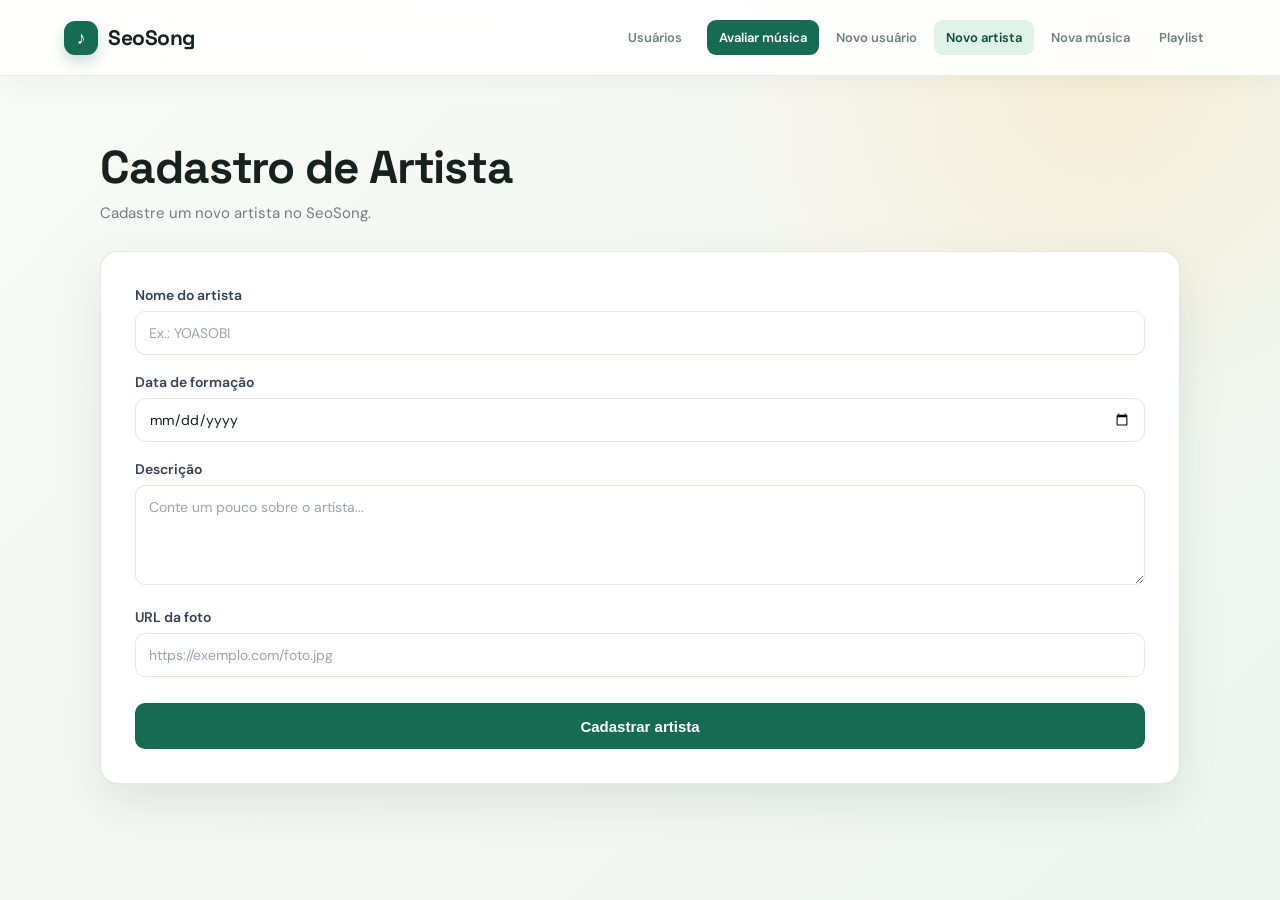
<file: seosong/target/classes/static/cadastro-artista.html>
<!DOCTYPE html>
<html lang="pt-BR">

<head>
    <meta charset="UTF-8">
    <meta name="viewport" content="width=device-width, initial-scale=1.0">

    <title>Cadastro de Artista - SeoSong</title>

    <style>
        * {
            box-sizing: border-box;
        }

        body {
            margin: 0;
            min-height: 100vh;

            display: flex;
            justify-content: center;
            align-items: center;

            padding: 30px 15px;

            font-family: Arial, Helvetica, sans-serif;

            background: #f4f5f7;
            color: #1f2937;
        }

        .container {
            width: 100%;
            max-width: 520px;
        }

        .header {
            margin-bottom: 24px;
        }

        .header h1 {
            margin: 0;

            font-size: 30px;
            font-weight: 700;

            color: #111827;
        }

        .header p {
            margin: 7px 0 0;

            color: #6b7280;
            font-size: 15px;
        }

        .card {
            background: white;

            padding: 32px;

            border-radius: 16px;

            box-shadow:
                0 4px 6px rgba(0, 0, 0, 0.03),
                0 10px 30px rgba(0, 0, 0, 0.06);
        }

        .form-group {
            margin-bottom: 18px;
        }

        label {
            display: block;

            margin-bottom: 7px;

            font-size: 14px;
            font-weight: 600;

            color: #374151;
        }

        input,
        textarea {
            width: 100%;

            padding: 12px 13px;

            border: 1px solid #d1d5db;
            border-radius: 8px;

            outline: none;

            font-size: 14px;

            font-family: Arial, Helvetica, sans-serif;

            background: white;

            transition:
                border-color 0.2s,
                box-shadow 0.2s;
        }

        input {
            height: 44px;
        }

        textarea {
            min-height: 100px;
            resize: vertical;
        }

        input:focus,
        textarea:focus {
            border-color: #111827;

            box-shadow:
                0 0 0 3px rgba(17, 24, 39, 0.08);
        }

        input::placeholder,
        textarea::placeholder {
            color: #9ca3af;
        }

        button {
            width: 100%;

            height: 46px;

            margin-top: 8px;

            border: none;
            border-radius: 8px;

            background: #111827;
            color: white;

            font-size: 15px;
            font-weight: 600;

            cursor: pointer;

            transition:
                background 0.2s,
                transform 0.1s;
        }

        button:hover {
            background: #374151;
        }

        button:active {
            transform: scale(0.99);
        }

        button:disabled {
            background: #9ca3af;
            cursor: not-allowed;
        }

        #message {
            margin: 18px 0 0;

            padding: 12px 14px;

            border-radius: 8px;

            font-size: 14px;

            text-align: center;

            display: none;
        }

        #message.success {
            display: block;

            background: #ecfdf5;
            color: #047857;
        }

        #message.error {
            display: block;

            background: #fef2f2;
            color: #b91c1c;
        }

        @media (max-width: 550px) {

            .card {
                padding: 24px 20px;
            }

            .header h1 {
                font-size: 26px;
            }
        }
    </style>

    <link rel="stylesheet" href="app.css">
    <script src="app-shell.js" defer></script>
</head>

<body>

<div class="container">

    <div class="header">

        <h1>Cadastro de Artista</h1>

        <p>
            Cadastre um novo artista no SeoSong.
        </p>

    </div>

    <div class="card">

        <form id="artistForm">

            <!-- NOME -->

            <div class="form-group">

                <label for="name">
                    Nome do artista
                </label>

                <input
                    type="text"
                    id="name"
                    placeholder="Ex.: YOASOBI"
                    maxlength="255"
                    required
                >

            </div>


            <!-- DATA DE FORMAÇÃO -->

            <div class="form-group">

                <label for="formationDate">
                    Data de formação
                </label>

                <input
                    type="date"
                    id="formationDate"
                >

            </div>


            <!-- DESCRIÇÃO -->

            <div class="form-group">

                <label for="description">
                    Descrição
                </label>

                <textarea
                    id="description"
                    maxlength="255"
                    placeholder="Conte um pouco sobre o artista..."
                ></textarea>

            </div>


            <!-- FOTO -->

            <div class="form-group">

                <label for="photo">
                    URL da foto
                </label>

                <input
                    type="url"
                    id="photo"
                    placeholder="https://exemplo.com/foto.jpg"
                >

            </div>


            <!-- BOTÃO -->

            <button type="submit" id="submitButton">

                Cadastrar artista

            </button>


        </form>


        <p id="message"></p>

    </div>

</div>


<script>

    const form =
        document.getElementById("artistForm");

    const message =
        document.getElementById("message");

    const submitButton =
        document.getElementById("submitButton");


    form.addEventListener(
        "submit",
        async function(event) {

            event.preventDefault();


            submitButton.disabled = true;

            submitButton.textContent =
                "Cadastrando...";


            // Monta o objeto Artist

            const artist = {

                name:
                    document.getElementById("name").value,

                formationDate:
                    document.getElementById("formationDate").value,

                description:
                    document.getElementById("description").value,

                photo:
                    document.getElementById("photo").value

            };


            try {

                const response = await fetch(
                    "http://localhost:8081/artists",
                    {

                        method: "POST",

                        headers: {
                            "Content-Type":
                                "application/json"
                        },

                        body:
                            JSON.stringify(artist)

                    }
                );


                if (response.ok) {

                    const savedArtist =
                        await response.json();


                    message.className =
                        "success";

                    message.textContent =
                        "✓ Artista cadastrado com sucesso! ID: "
                        + savedArtist.id;


                    form.reset();


                } else {

                    message.className =
                        "error";

                    message.textContent =
                        "Não foi possível cadastrar o artista.";

                }


            } catch (error) {

                console.error(error);


                message.className =
                    "error";

                message.textContent =
                    "Erro ao conectar com o servidor.";

            }


            submitButton.disabled = false;

            submitButton.textContent =
                "Cadastrar artista";

        }
    );

</script>

</body>

</html>
</file>
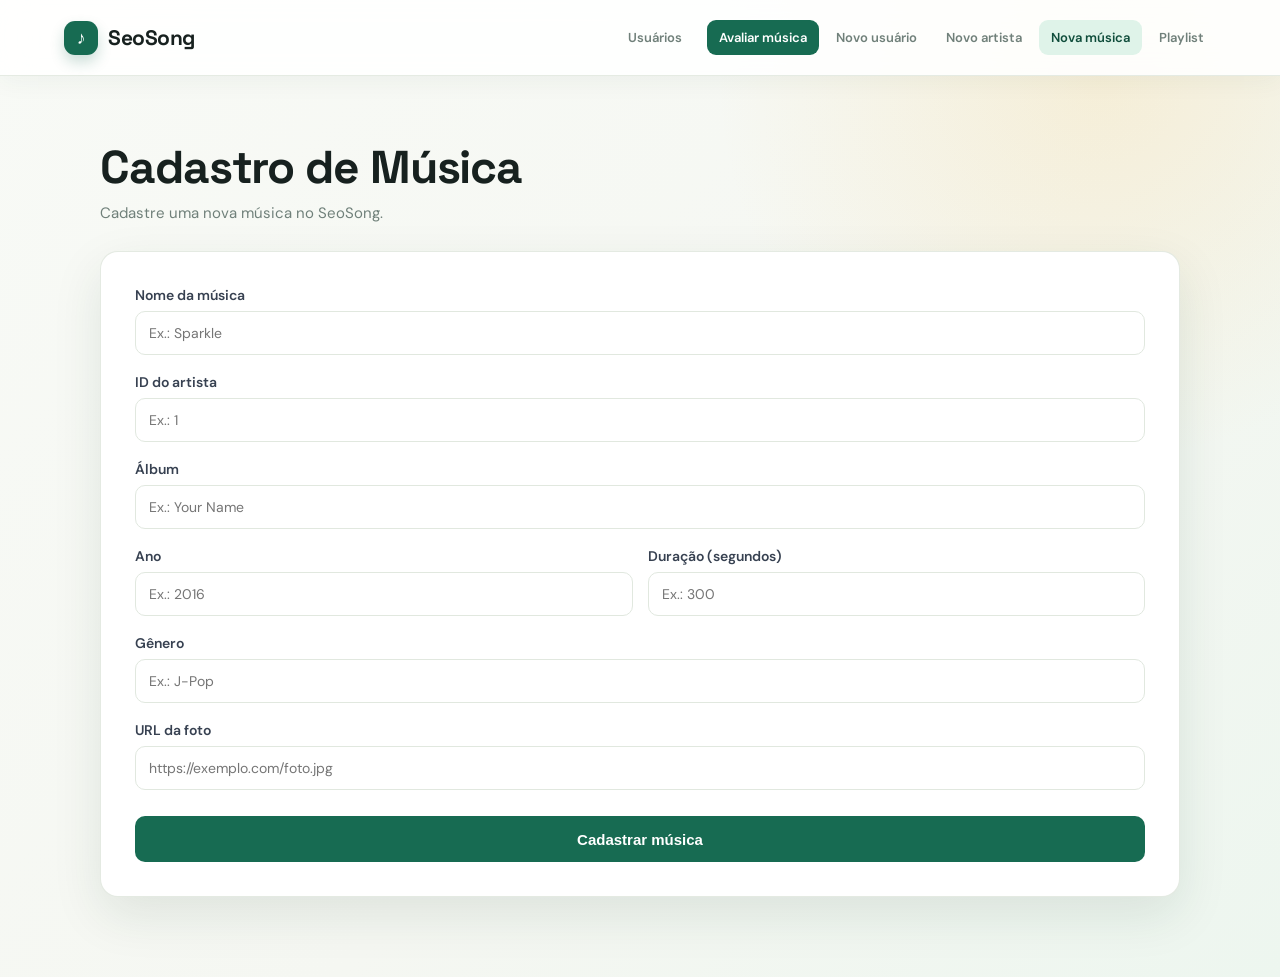
<file: seosong/target/classes/static/cadastro-musica.html>
<!DOCTYPE html>
<html lang="pt-BR">
<head>
    <meta charset="UTF-8">
    <meta name="viewport" content="width=device-width, initial-scale=1.0">
    <title>Cadastro de Música - SeoSong</title>

    <style>
        * { box-sizing: border-box; }

        body {
            margin: 0;
            min-height: 100vh;
            display: flex;
            justify-content: center;
            align-items: center;
            padding: 30px 15px;
            font-family: Arial, Helvetica, sans-serif;
            background: #f4f5f7;
            color: #1f2937;
        }

        .container { width: 100%; max-width: 600px; }

        .header { margin-bottom: 24px; }

        .header h1 {
            margin: 0;
            font-size: 30px;
            font-weight: 700;
            color: #111827;
        }

        .header p {
            margin: 7px 0 0;
            color: #6b7280;
            font-size: 15px;
        }

        .card {
            background: white;
            padding: 32px;
            border-radius: 16px;
            box-shadow:
                0 4px 6px rgba(0,0,0,.03),
                0 10px 30px rgba(0,0,0,.06);
        }

        .form-group { margin-bottom: 18px; }

        label {
            display: block;
            margin-bottom: 7px;
            font-size: 14px;
            font-weight: 600;
            color: #374151;
        }

        input {
            width: 100%;
            height: 44px;
            padding: 0 13px;
            border: 1px solid #d1d5db;
            border-radius: 8px;
            outline: none;
            font-size: 14px;
            background: white;
        }

        input:focus {
            border-color: #111827;
            box-shadow: 0 0 0 3px rgba(17,24,39,.08);
        }

        .row {
            display: grid;
            grid-template-columns: 1fr 1fr;
            gap: 15px;
        }

        button {
            width: 100%;
            height: 46px;
            margin-top: 8px;
            border: none;
            border-radius: 8px;
            background: #111827;
            color: white;
            font-size: 15px;
            font-weight: 600;
            cursor: pointer;
        }

        button:hover { background: #374151; }
        button:disabled { background: #9ca3af; cursor: not-allowed; }

        #message {
            margin: 18px 0 0;
            padding: 12px 14px;
            border-radius: 8px;
            font-size: 14px;
            text-align: center;
            display: none;
        }

        #message.success {
            display: block;
            background: #ecfdf5;
            color: #047857;
        }

        #message.error {
            display: block;
            background: #fef2f2;
            color: #b91c1c;
        }

        @media (max-width: 550px) {
            .card { padding: 24px 20px; }
            .header h1 { font-size: 26px; }
            .row { grid-template-columns: 1fr; gap: 0; }
        }
    </style>
    <link rel="stylesheet" href="app.css">
    <script src="app-shell.js" defer></script>
</head>

<body>

<div class="container">

    <div class="header">
        <h1>Cadastro de Música</h1>
        <p>Cadastre uma nova música no SeoSong.</p>
    </div>

    <div class="card">

        <form id="songForm">

            <div class="form-group">
                <label for="name">Nome da música</label>
                <input type="text" id="name" placeholder="Ex.: Sparkle" required
                maxlength="255">
            </div>

            <div class="form-group">
                <label for="artistId">ID do artista</label>
                <input type="number" id="artistId" placeholder="Ex.: 1" min="1" required>
            </div>

            <div class="form-group">
                <label for="album">Álbum</label>
                <input type="text" id="album" placeholder="Ex.: Your Name"
                maxlength="255">
            </div>

            <div class="row">

                <div class="form-group">
                    <label for="year">Ano</label>
                    <input type="number" id="year" placeholder="Ex.: 2016">
                </div>

                <div class="form-group">
                    <label for="duration">Duração (segundos)</label>
                    <input type="number" id="duration" placeholder="Ex.: 300">
                </div>

            </div>

            <div class="form-group">
                <label for="genre">Gênero</label>
                <input type="text" id="genre" placeholder="Ex.: J-Pop">
            </div>

            <div class="form-group">
                <label for="photo">URL da foto</label>
                <input type="url" id="photo" placeholder="https://exemplo.com/foto.jpg"
                maxlength="255">
            </div>

            <button type="submit" id="submitButton">
                Cadastrar música
            </button>

        </form>

        <p id="message"></p>

    </div>

</div>

<script>
    const form = document.getElementById("songForm");
    const message = document.getElementById("message");
    const submitButton = document.getElementById("submitButton");

    form.addEventListener("submit", async function(event) {

        event.preventDefault();

        submitButton.disabled = true;
        submitButton.textContent = "Cadastrando...";

        const song = {
            name: document.getElementById("name").value,
            artist: {
                id: Number(document.getElementById("artistId").value)
            },
            album: document.getElementById("album").value,
            year: Number(document.getElementById("year").value) || 0,
            duration: Number(document.getElementById("duration").value) || 0,
            genre: document.getElementById("genre").value,
            photo: document.getElementById("photo").value
        };

        try {

            const response = await fetch(
                "http://localhost:8081/songs",
                {
                    method: "POST",
                    headers: {
                        "Content-Type": "application/json"
                    },
                    body: JSON.stringify(song)
                }
            );

            if (response.ok) {

                const savedSong = await response.json();

                message.className = "success";
                message.textContent =
                    "✓ Música cadastrada com sucesso! ID: " + savedSong.id;

                form.reset();

            } else {

                const errorText = await response.text();

                message.className = "error";
                message.textContent =
                    "Não foi possível cadastrar a música.";

                console.error(errorText);
            }

        } catch (error) {

            console.error(error);

            message.className = "error";
            message.textContent =
                "Erro ao conectar com o servidor.";

        }

        submitButton.disabled = false;
        submitButton.textContent = "Cadastrar música";
    });
</script>

</body>
</html>
</file>
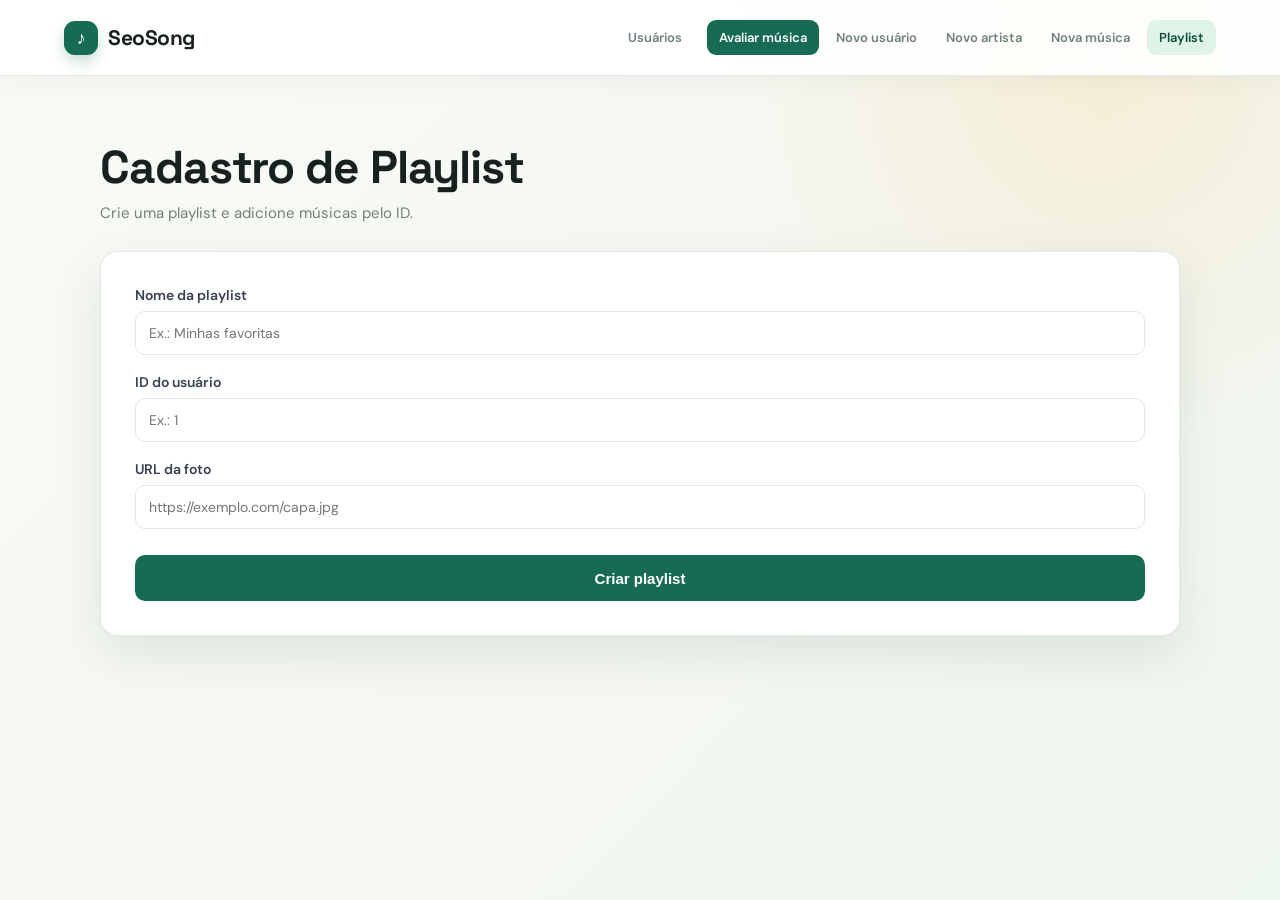
<file: seosong/target/classes/static/cadastro-playlist.html>
<!DOCTYPE html>
<html lang="pt-BR">
<head>
    <meta charset="UTF-8">
    <meta name="viewport" content="width=device-width, initial-scale=1.0">
    <title>Cadastro de Playlist - SeoSong</title>

    <style>
        * { box-sizing: border-box; }

        body {
            margin: 0;
            min-height: 100vh;
            display: flex;
            justify-content: center;
            align-items: center;
            padding: 30px 15px;
            font-family: Arial, Helvetica, sans-serif;
            background: #f4f5f7;
            color: #1f2937;
        }

        .container { width: 100%; max-width: 600px; }

        .header { margin-bottom: 24px; }

        .header h1 {
            margin: 0;
            font-size: 30px;
            font-weight: 700;
            color: #111827;
        }

        .header p {
            margin: 7px 0 0;
            color: #6b7280;
            font-size: 15px;
        }

        .card {
            background: white;
            padding: 32px;
            border-radius: 16px;
            box-shadow:
                0 4px 6px rgba(0,0,0,.03),
                0 10px 30px rgba(0,0,0,.06);
        }

        .form-group { margin-bottom: 18px; }

        label {
            display: block;
            margin-bottom: 7px;
            font-size: 14px;
            font-weight: 600;
            color: #374151;
        }

        input {
            width: 100%;
            height: 44px;
            padding: 0 13px;
            border: 1px solid #d1d5db;
            border-radius: 8px;
            outline: none;
            font-size: 14px;
            background: white;
        }

        input:focus {
            border-color: #111827;
            box-shadow: 0 0 0 3px rgba(17,24,39,.08);
        }

        button {
            width: 100%;
            height: 46px;
            margin-top: 8px;
            border: none;
            border-radius: 8px;
            background: #111827;
            color: white;
            font-size: 15px;
            font-weight: 600;
            cursor: pointer;
        }

        button:hover { background: #374151; }
        button:disabled { background: #9ca3af; cursor: not-allowed; }

        .secondary {
            background: #e5e7eb;
            color: #111827;
        }

        .secondary:hover { background: #d1d5db; }

        .add-row {
            display: grid;
            grid-template-columns: 1fr auto;
            gap: 10px;
            align-items: end;
        }

        .add-row button {
            width: auto;
            min-width: 130px;
            margin-top: 0;
        }

        .songs {
            margin-top: 20px;
            padding-top: 20px;
            border-top: 1px solid #e5e7eb;
        }

        .songs h2 {
            margin: 0 0 12px;
            font-size: 17px;
            color: #111827;
        }

        .song-item {
            display: flex;
            justify-content: space-between;
            align-items: center;
            gap: 10px;
            padding: 10px 12px;
            margin-bottom: 8px;
            border: 1px solid #e5e7eb;
            border-radius: 8px;
            background: #f9fafb;
            font-size: 14px;
        }

        .song-item button {
            width: auto;
            height: 34px;
            margin: 0;
            padding: 0 12px;
            font-size: 13px;
        }

        #addSongSection {
            display: none;
            margin-top: 24px;
        }

        #message {
            margin: 18px 0 0;
            padding: 12px 14px;
            border-radius: 8px;
            font-size: 14px;
            text-align: center;
            display: none;
        }

        #message.success {
            display: block;
            background: #ecfdf5;
            color: #047857;
        }

        #message.error {
            display: block;
            background: #fef2f2;
            color: #b91c1c;
        }

        .info {
            margin-top: 12px;
            font-size: 13px;
            color: #6b7280;
        }

        @media (max-width: 550px) {
            .card { padding: 24px 20px; }
            .header h1 { font-size: 26px; }
            .add-row { grid-template-columns: 1fr; }
            .add-row button { width: 100%; }
        }
    </style>
    <link rel="stylesheet" href="app.css">
    <script src="app-shell.js" defer></script>
</head>

<body>

<div class="container">

    <div class="header">
        <h1>Cadastro de Playlist</h1>
        <p>Crie uma playlist e adicione músicas pelo ID.</p>
    </div>

    <div class="card">

        <form id="playlistForm">

            <div class="form-group">
                <label for="name">Nome da playlist</label>
                <input type="text" id="name" placeholder="Ex.: Minhas favoritas" required>
            </div>

            <div class="form-group">
                <label for="userId">ID do usuário</label>
                <input type="number" id="userId" placeholder="Ex.: 1" min="1" required>
            </div>

            <div class="form-group">
                <label for="photo">URL da foto</label>
                <input type="url" id="photo" placeholder="https://exemplo.com/capa.jpg">
            </div>

            <button type="submit" id="createButton">
                Criar playlist
            </button>

        </form>

        <div id="addSongSection">

            <div class="songs">

                <h2>Adicionar músicas</h2>

                <div class="add-row">

                    <div class="form-group" style="margin-bottom: 0;">
                        <label for="songId">ID da música</label>
                        <input type="number" id="songId" placeholder="Ex.: 5" min="1">
                    </div>

                    <button type="button" id="addButton">
                        + Adicionar
                    </button>

                </div>

                <p class="info">
                    A música precisa estar cadastrada no sistema.
                </p>

                <div id="songList"></div>

            </div>

        </div>

        <p id="message"></p>

    </div>

</div>

<script>
    const playlistForm = document.getElementById("playlistForm");
    const createButton = document.getElementById("createButton");
    const addButton = document.getElementById("addButton");
    const addSongSection = document.getElementById("addSongSection");
    const songList = document.getElementById("songList");
    const message = document.getElementById("message");

    let playlistId = null;

    playlistForm.addEventListener("submit", async function(event) {

        event.preventDefault();

        createButton.disabled = true;
        createButton.textContent = "Criando...";

        const playlist = {
            name: document.getElementById("name").value,
            user: {
                id: Number(document.getElementById("userId").value)
            },
            photo: document.getElementById("photo").value
        };

        try {

            const response = await fetch(
                "http://localhost:8081/playlists",
                {
                    method: "POST",
                    headers: {
                        "Content-Type": "application/json"
                    },
                    body: JSON.stringify(playlist)
                }
            );

            if (!response.ok) {
                throw new Error("Erro ao criar playlist.");
            }

            const savedPlaylist = await response.json();

            playlistId = savedPlaylist.id;

            message.className = "success";
            message.textContent =
                "✓ Playlist criada com sucesso! ID: " + playlistId;

            addSongSection.style.display = "block";

            createButton.disabled = true;
            createButton.textContent = "Playlist criada";

        } catch (error) {

            console.error(error);

            message.className = "error";
            message.textContent =
                "Não foi possível criar a playlist.";

            createButton.disabled = false;
            createButton.textContent = "Criar playlist";
        }
    });


    addButton.addEventListener("click", async function() {

        const songIdInput = document.getElementById("songId");
        const songId = Number(songIdInput.value);

        if (!songId || !playlistId) {
            return;
        }

        addButton.disabled = true;
        addButton.textContent = "Adicionando...";

        try {

            const response = await fetch(
                "http://localhost:8080/playlists/"
                + playlistId
                + "/songs/"
                + songId,
                {
                    method: "POST"
                }
            );

            if (!response.ok) {
                throw new Error("Erro ao adicionar música.");
            }

            const playlist = await response.json();

            message.className = "success";
            message.textContent =
                "✓ Música " + songId + " adicionada à playlist!";

            const item = document.createElement("div");
            item.className = "song-item";

            item.innerHTML =
                "<span>🎵 Música ID: " + songId + "</span>" +
                "<button type='button' class='secondary' " +
                "onclick='removerMusica(" + songId + ", this)'>" +
                "Remover</button>";

            songList.appendChild(item);

            songIdInput.value = "";

        } catch (error) {

            console.error(error);

            message.className = "error";
            message.textContent =
                "Não foi possível adicionar a música.";

        }

        addButton.disabled = false;
        addButton.textContent = "+ Adicionar";
    });


    async function removerMusica(songId, button) {

        button.disabled = true;
        button.textContent = "Removendo...";

        try {

            const response = await fetch(
                "http://localhost:8080/playlists/"
                + playlistId
                + "/songs/"
                + songId,
                {
                    method: "DELETE"
                }
            );

            if (!response.ok) {
                throw new Error("Erro ao remover música.");
            }

            button.parentElement.remove();

            message.className = "success";
            message.textContent =
                "✓ Música removida da playlist.";

        } catch (error) {

            console.error(error);

            message.className = "error";
            message.textContent =
                "Não foi possível remover a música.";

            button.disabled = false;
            button.textContent = "Remover";
        }
    }
</script>

</body>
</html>
</file>
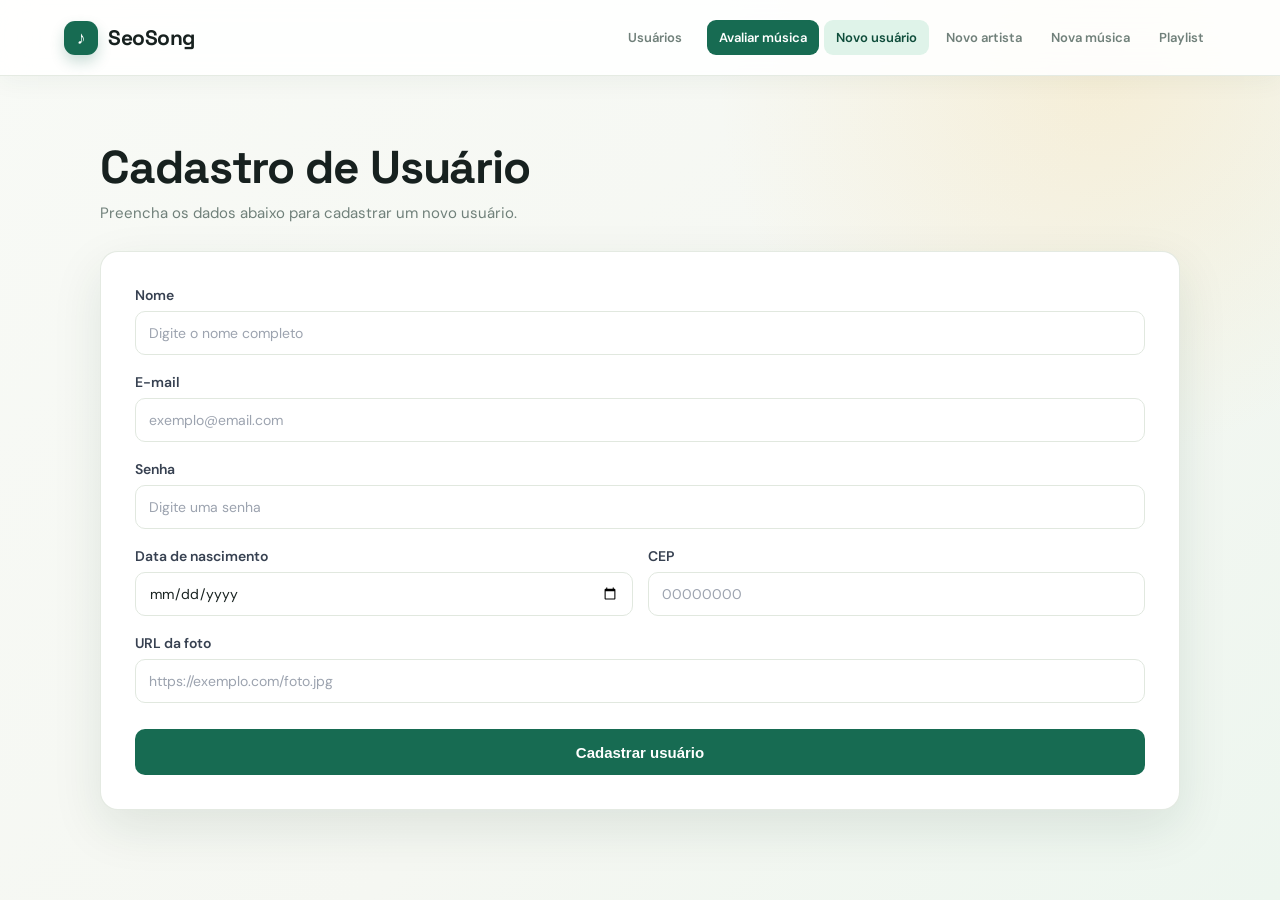
<file: seosong/target/classes/static/cadastro-user.html>
<!DOCTYPE html>
<html lang="pt-BR">

<head>

    <meta charset="UTF-8">
    <meta name="viewport" content="width=device-width, initial-scale=1.0">

    <title>Cadastro de Usuário</title>

    <style>

        * {
            box-sizing: border-box;
        }

        body {
            margin: 0;
            min-height: 100vh;

            display: flex;
            justify-content: center;
            align-items: center;

            padding: 30px 15px;

            font-family: Arial, Helvetica, sans-serif;

            background: #f4f5f7;
            color: #1f2937;
        }


        /* CONTAINER */

        .container {
            width: 100%;
            max-width: 520px;
        }


        /* HEADER */

        .header {
            margin-bottom: 24px;
        }

        .header h1 {
            margin: 0;

            font-size: 30px;
            font-weight: 700;

            color: #111827;
        }

        .header p {
            margin: 7px 0 0;

            color: #6b7280;
            font-size: 15px;
        }


        /* CARD */

        .card {
            background: white;

            padding: 32px;

            border-radius: 16px;

            box-shadow:
                0 4px 6px rgba(0, 0, 0, 0.03),
                0 10px 30px rgba(0, 0, 0, 0.06);
        }


        /* FORM */

        .form-group {
            margin-bottom: 18px;
        }

        label {
            display: block;

            margin-bottom: 7px;

            font-size: 14px;
            font-weight: 600;

            color: #374151;
        }


        input {
            width: 100%;

            height: 44px;

            padding: 0 13px;

            border: 1px solid #d1d5db;
            border-radius: 8px;

            outline: none;

            font-size: 14px;

            background: white;

            transition:
                border-color 0.2s,
                box-shadow 0.2s;
        }


        input:focus {
            border-color: #111827;

            box-shadow:
                0 0 0 3px rgba(17, 24, 39, 0.08);
        }


        input::placeholder {
            color: #9ca3af;
        }


        /* DUAS COLUNAS */

        .row {
            display: grid;

            grid-template-columns: 1fr 1fr;

            gap: 15px;
        }


        /* BOTÃO */

        button {
            width: 100%;

            height: 46px;

            margin-top: 8px;

            border: none;
            border-radius: 8px;

            background: #111827;
            color: white;

            font-size: 15px;
            font-weight: 600;

            cursor: pointer;

            transition:
                background 0.2s,
                transform 0.1s;
        }


        button:hover {
            background: #374151;
        }


        button:active {
            transform: scale(0.99);
        }


        button:disabled {
            background: #9ca3af;
            cursor: not-allowed;
        }


        /* MENSAGEM */

        #message {
            margin: 18px 0 0;

            padding: 12px 14px;

            border-radius: 8px;

            font-size: 14px;

            text-align: center;

            display: none;
        }


        #message.success {
            display: block;

            background: #ecfdf5;
            color: #047857;
        }


        #message.error {
            display: block;

            background: #fef2f2;
            color: #b91c1c;
        }


        /* RESPONSIVO */

        @media (max-width: 550px) {

            .card {
                padding: 24px 20px;
            }

            .header h1 {
                font-size: 26px;
            }

            .row {
                grid-template-columns: 1fr;
                gap: 0;
            }

        }

    </style>

    <link rel="stylesheet" href="app.css">
    <script src="app-shell.js" defer></script>
</head>


<body>

<div class="container">


    <div class="header">

        <h1>Cadastro de Usuário</h1>

        <p>
            Preencha os dados abaixo para cadastrar um novo usuário.
        </p>

    </div>


    <div class="card">

        <form id="userForm">


            <!-- NOME -->

            <div class="form-group">

                <label for="name">
                    Nome
                </label>

                <input
                    type="text"
                    id="name"
                    placeholder="Digite o nome completo"
                    required
                >

            </div>


            <!-- EMAIL -->

            <div class="form-group">

                <label for="email">
                    E-mail
                </label>

                <input
                    type="email"
                    id="email"
                    placeholder="exemplo@email.com"
                    required
                >

            </div>


            <!-- SENHA -->

            <div class="form-group">

                <label for="password">
                    Senha
                </label>

                <input
                    type="password"
                    id="password"
                    placeholder="Digite uma senha"
                    required
                >

            </div>


            <!-- DATA + CEP -->

            <div class="row">


                <div class="form-group">

                    <label for="birthDate">
                        Data de nascimento
                    </label>

                    <input
                        type="date"
                        id="birthDate"
                    >

                </div>


                <div class="form-group">

                    <label for="cep">
                        CEP
                    </label>

                    <input
                        type="text"
                        id="cep"
                        maxlength="8"
                        placeholder="00000000"
                    >

                </div>

            </div>


            <!-- FOTO -->

            <div class="form-group">

                <label for="photo">
                    URL da foto
                </label>

                <input
                    type="url"
                    id="photo"
                    placeholder="https://exemplo.com/foto.jpg"
                >

            </div>


            <!-- BOTÃO -->

            <button type="submit" id="submitButton">

                Cadastrar usuário

            </button>


        </form>


        <p id="message"></p>

    </div>

</div>


<script>


    const form =
        document.getElementById("userForm");

    const message =
        document.getElementById("message");

    const submitButton =
        document.getElementById("submitButton");


    form.addEventListener(
        "submit",
        async function(event) {

            event.preventDefault();


            // Desabilita botão enquanto envia

            submitButton.disabled = true;

            submitButton.textContent =
                "Cadastrando...";


            // Monta objeto

            const user = {

                name:
                    document.getElementById("name").value,

                email:
                    document.getElementById("email").value,

                password:
                    document.getElementById("password").value,

                birthDate:
                    document.getElementById("birthDate").value,

                cep:
                    document.getElementById("cep").value,

                photo:
                    document.getElementById("photo").value

            };


            try {


                const response = await fetch(
                    "http://localhost:8081/users",
                    {

                        method: "POST",

                        headers: {
                            "Content-Type":
                                "application/json"
                        },

                        body:
                            JSON.stringify(user)

                    }
                );


                if (response.ok) {


                    message.className =
                        "success";

                    message.textContent =
                        "✓ Usuário cadastrado com sucesso!";


                    form.reset();


                } else {


                    message.className =
                        "error";

                    message.textContent =
                        "Não foi possível cadastrar o usuário.";


                }


            } catch (error) {


                console.error(error);


                message.className =
                    "error";

                message.textContent =
                    "Erro ao conectar com o servidor.";


            }


            submitButton.disabled = false;

            submitButton.textContent =
                "Cadastrar usuário";

        }

    );

</script>


</body>

</html>
</file>
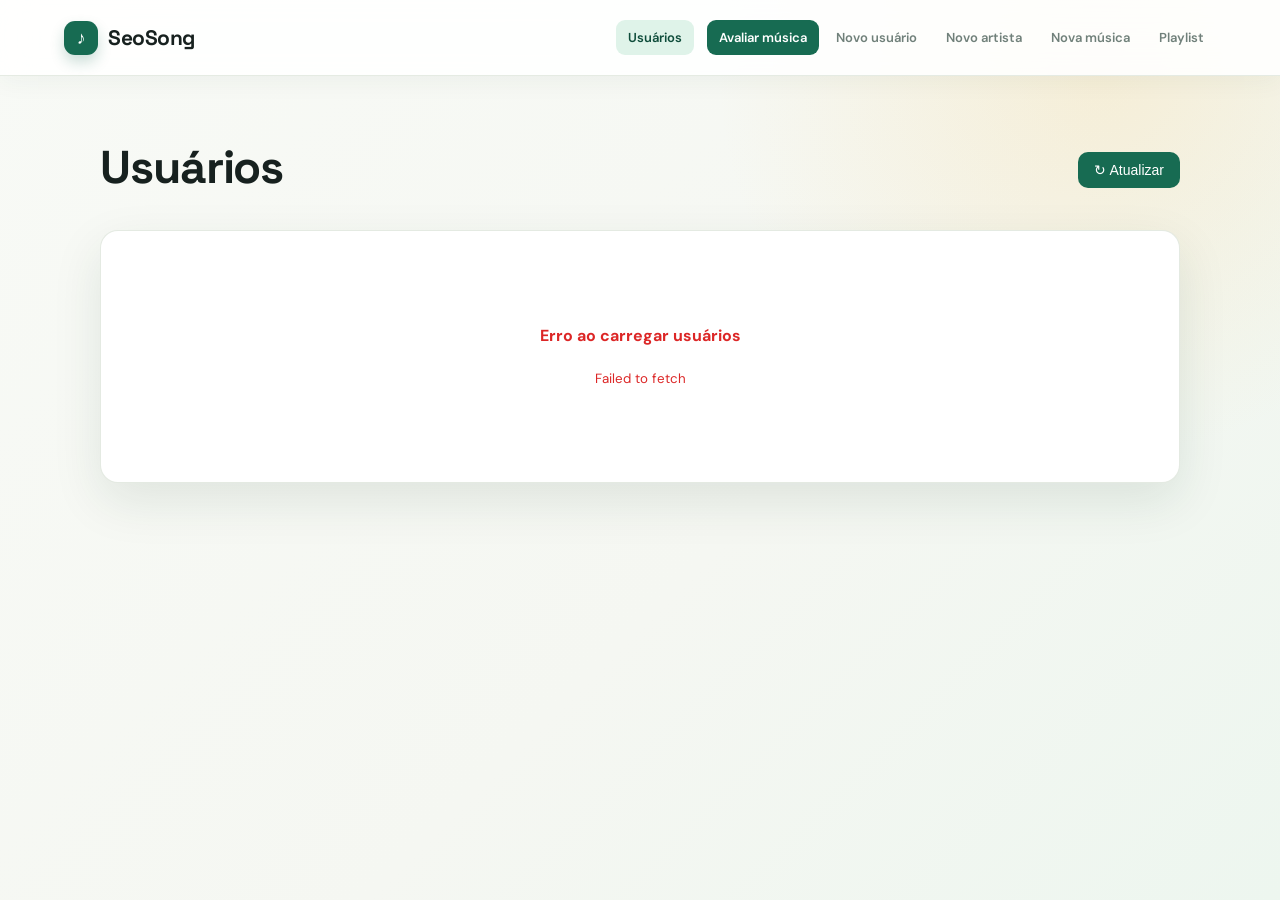
<file: seosong/target/classes/static/listar.html>
<!DOCTYPE html>
<html lang="pt-BR">
<head>
    <meta charset="UTF-8">
    <meta name="viewport" content="width=device-width, initial-scale=1.0">

    <title>Usuários</title>

    <style>
        * {
            box-sizing: border-box;
        }

        body {
            margin: 0;
            font-family: Arial, Helvetica, sans-serif;
            background: #f4f5f7;
            color: #1f2937;
        }

        .container {
            max-width: 1100px;
            margin: 0 auto;
            padding: 40px 24px;
        }

        .header {
            display: flex;
            justify-content: space-between;
            align-items: center;
            margin-bottom: 28px;
        }

        .title h1 {
            margin: 0;
            font-size: 30px;
        }

        .title p {
            margin: 6px 0 0;
            color: #6b7280;
        }

        button {
            border: 0;
            border-radius: 8px;
            padding: 10px 16px;
            background: #111827;
            color: white;
            cursor: pointer;
            font-size: 14px;
        }

        button:hover {
            background: #374151;
        }

        .card {
            background: white;
            border-radius: 14px;
            box-shadow: 0 3px 15px rgba(0, 0, 0, 0.06);
            overflow: hidden;
        }

        table {
            width: 100%;
            border-collapse: collapse;
        }

        th {
            padding: 15px 20px;
            text-align: left;
            font-size: 12px;
            text-transform: uppercase;
            color: #6b7280;
            background: #f9fafb;
        }

        td {
            padding: 15px 20px;
            border-top: 1px solid #eeeeee;
            font-size: 14px;
        }

        tr:hover td {
            background: #fafafa;
        }

        .user {
            display: flex;
            align-items: center;
            gap: 12px;
        }

        .avatar {
            width: 44px;
            height: 44px;
            border-radius: 50%;
            object-fit: cover;
            background: #e5e7eb;
        }

        .user-name {
            font-weight: 600;
            color: #111827;
        }

        .user-email {
            margin-top: 3px;
            color: #6b7280;
            font-size: 13px;
        }

        .id {
            color: #6b7280;
            font-weight: 600;
        }

        .date,
        .cep {
            color: #4b5563;
        }

        /* BOTÃO PERFIL */

        .profile-button {
            display: inline-block;

            padding: 8px 12px;

            border-radius: 7px;

            background: #111827;
            color: white;

            text-decoration: none;

            font-size: 13px;
            font-weight: 600;

            transition: background 0.2s;
        }

        .profile-button:hover {
            background: #374151;
        }

        .loading,
        .empty,
        .error {
            padding: 60px 20px;
            text-align: center;
        }

        .loading {
            color: #6b7280;
        }

        .empty {
            color: #6b7280;
        }

        .error {
            color: #dc2626;
        }

        @media (max-width: 800px) {

            .container {
                padding: 25px 12px;
            }

            .header {
                align-items: flex-start;
                gap: 15px;
            }

            th,
            td {
                padding: 12px;
            }

            .hide-mobile {
                display: none;
            }
        }
    </style>
    <link rel="stylesheet" href="app.css">
    <script src="app-shell.js" defer></script>
</head>

<body>

<div class="container">

    <div class="header">

        <div class="title">
            <h1>Usuários</h1>
            <p id="counter">Carregando...</p>
        </div>

        <button onclick="loadUsers()">
            ↻ Atualizar
        </button>

    </div>

    <div class="card">

        <div id="content" class="loading">
            Carregando usuários...
        </div>

    </div>

</div>


<script>

    const API_URL = "http://localhost:8080/users";


    async function loadUsers() {

        const content = document.getElementById("content");
        const counter = document.getElementById("counter");

        content.className = "loading";
        content.innerHTML = "Carregando usuários...";


        try {

            const response = await fetch(API_URL);


            if (!response.ok) {
                throw new Error(`HTTP ${response.status}`);
            }


            const users = await response.json();


            renderUsers(users);


            counter.innerText =
                `${users.length} usuário${users.length !== 1 ? "s" : ""} cadastrado${users.length !== 1 ? "s" : ""}`;


        } catch (error) {

            console.error(error);

            counter.innerText = "";

            content.className = "error";

            content.innerHTML = `
                <strong>Erro ao carregar usuários</strong>
                <br><br>
                <small>${error.message}</small>
            `;
        }
    }


    function formatDate(dateString) {

        if (!dateString) {
            return "-";
        }

        const date = new Date(dateString);

        return date.toLocaleDateString("pt-BR");
    }


    function renderUsers(users) {

        const content = document.getElementById("content");


        if (!users || users.length === 0) {

            content.className = "empty";

            content.innerHTML =
                "Nenhum usuário cadastrado.";

            return;
        }


        const rows = users.map(user => {

            const name = user.name || "Sem nome";

            const email = user.email || "-";

            const photo =
                user.photo ||
                "https://ui-avatars.com/api/?name=" +
                encodeURIComponent(name);


            return `
                <tr>

                    <td>
                        <span class="id">
                            #${user.id}
                        </span>
                    </td>


                    <td>

                        <div class="user">

                            <img
                                class="avatar"
                                src="${photo}"
                                alt="${name}"
                                onerror="this.src='https://ui-avatars.com/api/?name=${encodeURIComponent(name)}'"
                            >

                            <div>

                                <div class="user-name">
                                    ${name}
                                </div>

                                <div class="user-email">
                                    ${email}
                                </div>

                            </div>

                        </div>

                    </td>


                    <td class="date hide-mobile">
                        ${formatDate(user.birthDate)}
                    </td>


                    <td class="cep hide-mobile">
                        ${user.cep || "-"}
                    </td>


                    <td>

                        <a
                            class="profile-button"
                            href="profile.html?id=${user.id}"
                        >
                            Visualizar perfil
                        </a>

                    </td>

                </tr>
            `;

        }).join("");


        content.className = "";

        content.innerHTML = `

            <table>

                <thead>

                    <tr>

                        <th>ID</th>

                        <th>Usuário</th>

                        <th class="hide-mobile">
                            Nascimento
                        </th>

                        <th class="hide-mobile">
                            CEP
                        </th>

                        <th>
                            Ações
                        </th>

                    </tr>

                </thead>

                <tbody>
                    ${rows}
                </tbody>

            </table>

        `;
    }


    loadUsers();

</script>

</body>
</html>
</file>
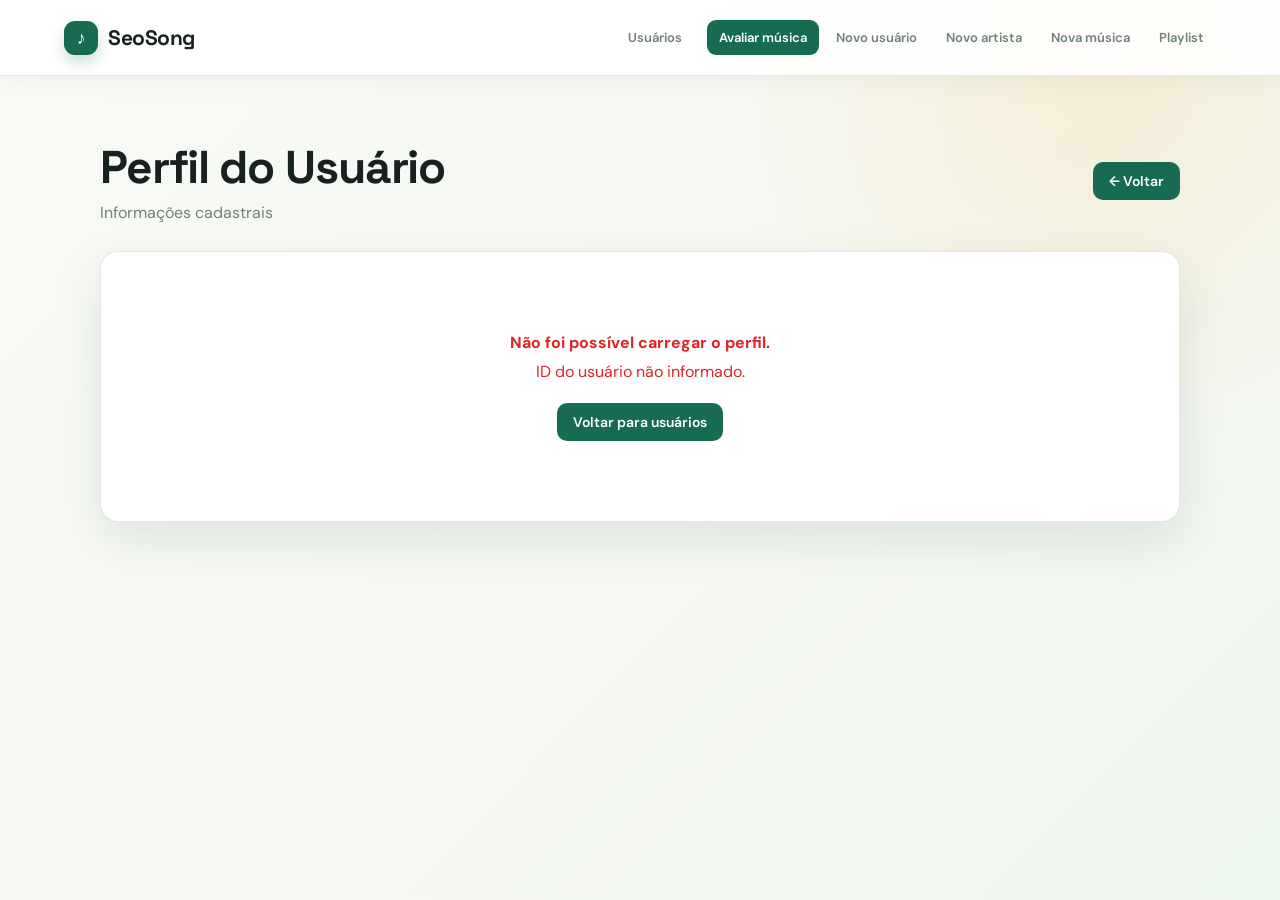
<file: seosong/target/classes/static/profile.html>
<!DOCTYPE html>
<html lang="pt-BR">

<head>

    <meta charset="UTF-8">
    <meta name="viewport" content="width=device-width, initial-scale=1.0">

    <title>Perfil do Usuário</title>


    <style>

        * {
            box-sizing: border-box;
        }


        body {

            margin: 0;

            min-height: 100vh;

            font-family: Arial, Helvetica, sans-serif;

            background: #f4f5f7;

            color: #1f2937;

        }


        .container {

            width: 100%;

            max-width: 850px;

            margin: 0 auto;

            padding: 40px 24px;

        }


        /* HEADER */

        .header {

            display: flex;

            justify-content: space-between;

            align-items: center;

            margin-bottom: 25px;

        }


        .title h1 {

            margin: 0;

            font-size: 30px;

            color: #111827;

        }


        .title p {

            margin: 6px 0 0;

            color: #6b7280;

        }


        .back-button {

            display: inline-block;

            padding: 10px 16px;

            border-radius: 8px;

            background: #111827;

            color: white;

            text-decoration: none;

            font-size: 14px;

            font-weight: 600;

            transition: background 0.2s;

        }


        .back-button:hover {

            background: #374151;

        }


        /* PROFILE CARD */

        .profile-card {

            background: white;

            border-radius: 16px;

            overflow: hidden;

            box-shadow:
                0 3px 15px rgba(0, 0, 0, 0.06);

        }


        /* PROFILE HEADER */

        .profile-header {

            padding: 35px;

            display: flex;

            align-items: center;

            gap: 22px;

            border-bottom: 1px solid #eeeeee;

        }


        .profile-photo {

            width: 110px;

            height: 110px;

            border-radius: 50%;

            object-fit: cover;

            background: #e5e7eb;

            border: 4px solid #f3f4f6;

        }


        .profile-name {

            margin: 0;

            font-size: 25px;

            color: #111827;

        }


        .profile-email {

            margin-top: 7px;

            color: #6b7280;

        }


        .profile-id {

            display: inline-block;

            margin-top: 12px;

            padding: 5px 9px;

            border-radius: 6px;

            background: #f3f4f6;

            color: #6b7280;

            font-size: 12px;

            font-weight: 600;

        }


        /* INFORMATION */

        .information {

            padding: 30px 35px;

        }


        .information h2 {

            margin: 0 0 20px;

            font-size: 18px;

            color: #111827;

        }


        .information-grid {

            display: grid;

            grid-template-columns: 1fr 1fr;

            gap: 18px;

        }


        .info-item {

            padding: 17px;

            border: 1px solid #eeeeee;

            border-radius: 10px;

            background: #fafafa;

        }


        .info-label {

            margin-bottom: 6px;

            font-size: 12px;

            text-transform: uppercase;

            color: #9ca3af;

            font-weight: 600;

        }


        .info-value {

            font-size: 15px;

            color: #374151;

            font-weight: 500;

        }


        /* LOADING */

        .loading {

            padding: 80px 20px;

            text-align: center;

            color: #6b7280;

        }


        /* ERROR */

        .error {

            padding: 80px 20px;

            text-align: center;

            color: #dc2626;

        }


        .error strong {

            display: block;

            margin-bottom: 8px;

        }


        /* MOBILE */

        @media (max-width: 650px) {

            .container {

                padding: 25px 15px;

            }


            .header {

                align-items: flex-start;

                gap: 15px;

            }


            .title h1 {

                font-size: 25px;

            }


            .profile-header {

                padding: 25px;

                flex-direction: column;

                text-align: center;

            }


            .information {

                padding: 25px;

            }


            .information-grid {

                grid-template-columns: 1fr;

            }

        }

    </style>

    <link rel="stylesheet" href="app.css">
    <script src="app-shell.js" defer></script>
</head>


<body>


<div class="container">


    <!-- HEADER -->

    <div class="header">

        <div class="title">

            <h1>Perfil do Usuário</h1>

            <p>Informações cadastrais</p>

        </div>


        <a
            href="listar.html"
            class="back-button"
        >
            ← Voltar
        </a>

    </div>



    <!-- PROFILE -->

    <div
        id="profile"
        class="profile-card"
    >

        <div class="loading">

            Carregando perfil...

        </div>

    </div>


</div>



<script>


    const API_URL = "http://localhost:8081/users";


    const profile =
        document.getElementById("profile");


    /*
     * Pega o ID da URL.
     *
     * Exemplo:
     *
     * profile.html?id=1
     *
     */

    const params =
        new URLSearchParams(
            window.location.search
        );


    const userId =
        params.get("id");



    async function loadProfile() {


        // Verifica se existe ID

        if (!userId) {

            showError(
                "ID do usuário não informado."
            );

            return;

        }


        try {


            const response =
                await fetch(
                    `${API_URL}/${userId}`
                );


            if (!response.ok) {

                if (response.status === 404) {

                    throw new Error(
                        "Usuário não encontrado."
                    );

                }

                throw new Error(
                    `HTTP ${response.status}`
                );

            }


            const user =
                await response.json();


            renderProfile(user);


        } catch (error) {


            console.error(error);


            showError(
                error.message
            );

        }

    }



    function formatDate(dateString) {


        if (!dateString) {

            return "-";

        }


        const date =
            new Date(dateString);


        return date.toLocaleDateString(
            "pt-BR"
        );

    }



    function renderProfile(user) {


        const name =
            user.name || "Sem nome";


        const email =
            user.email || "-";


        const photo =
            user.photo ||
            "https://ui-avatars.com/api/?name=" +
            encodeURIComponent(name);


        profile.innerHTML = `

            <!-- PROFILE HEADER -->

            <div class="profile-header">


                <img

                    class="profile-photo"

                    src="${photo}"

                    alt="${name}"

                    onerror="
                        this.src='https://ui-avatars.com/api/?name=${encodeURIComponent(name)}'
                    "

                >


                <div>


                    <h2 class="profile-name">

                        ${name}

                    </h2>


                    <div class="profile-email">

                        ${email}

                    </div>


                    <span class="profile-id">

                        ID #${user.id}

                    </span>


                </div>


            </div>



            <!-- INFORMATION -->

            <div class="information">


                <h2>

                    Informações pessoais

                </h2>


                <div class="information-grid">


                    <div class="info-item">

                        <div class="info-label">

                            Nome

                        </div>

                        <div class="info-value">

                            ${name}

                        </div>

                    </div>



                    <div class="info-item">

                        <div class="info-label">

                            E-mail

                        </div>

                        <div class="info-value">

                            ${email}

                        </div>

                    </div>



                    <div class="info-item">

                        <div class="info-label">

                            Data de nascimento

                        </div>

                        <div class="info-value">

                            ${formatDate(user.birthDate)}

                        </div>

                    </div>



                    <div class="info-item">

                        <div class="info-label">

                            CEP

                        </div>

                        <div class="info-value">

                            ${user.cep || "-"}

                        </div>

                    </div>



                    <div class="info-item">

                        <div class="info-label">

                            Foto

                        </div>

                        <div class="info-value">

                            ${user.photo || "-"}

                        </div>

                    </div>


                </div>

            </div>

        `;

    }



    function showError(message) {


        profile.innerHTML = `

            <div class="error">

                <strong>

                    Não foi possível carregar o perfil.

                </strong>


                <span>

                    ${message}

                </span>


                <br><br>


                <a
                    href="index.html"
                    class="back-button"
                >
                    Voltar para usuários
                </a>

            </div>

        `;

    }



    // Carrega o perfil

    loadProfile();


</script>


</body>

</html>
</file>
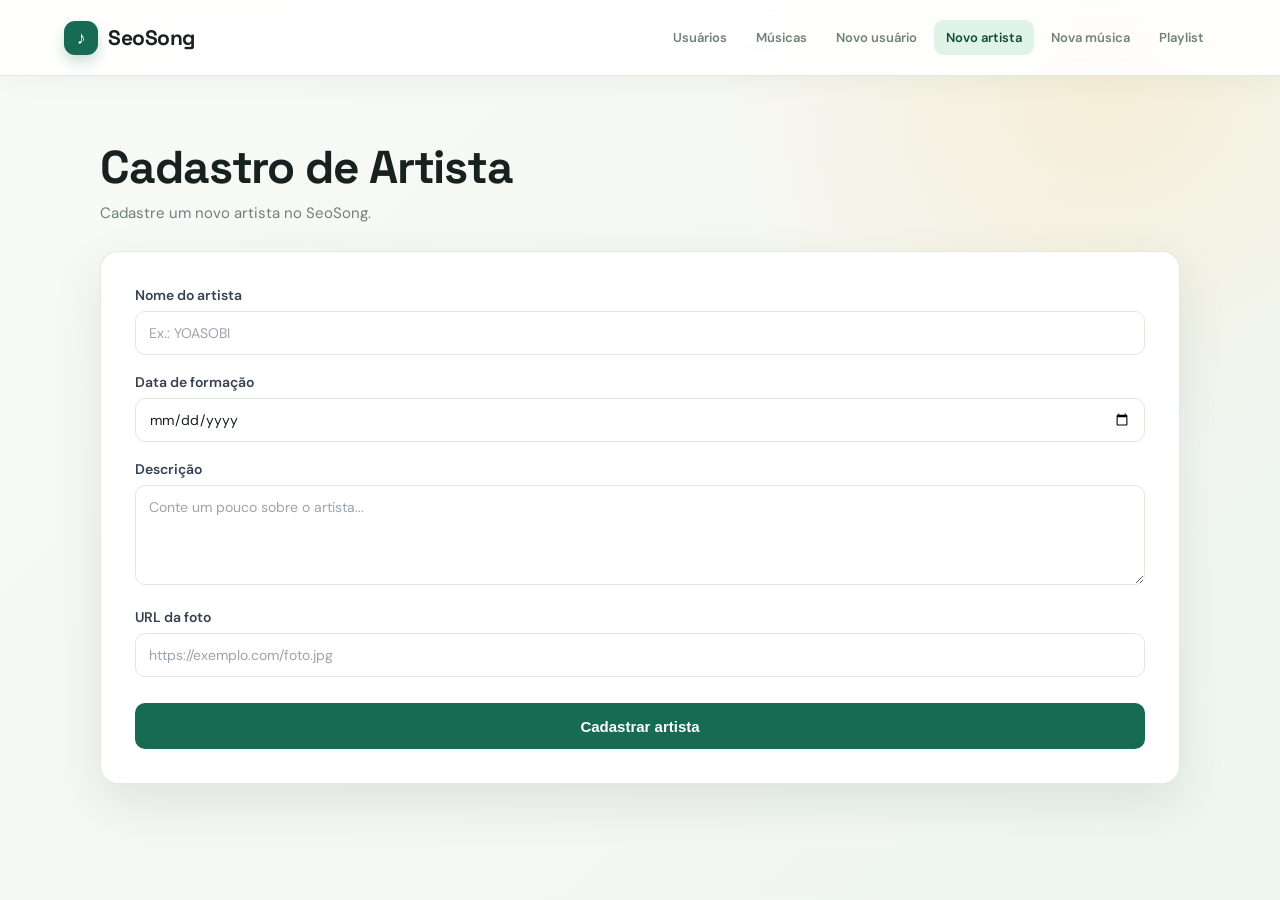
<file: seosong/src/main/resources/static/cadastro-artista.html>
<!DOCTYPE html>
<html lang="pt-BR">

<head>
    <meta charset="UTF-8">
    <meta name="viewport" content="width=device-width, initial-scale=1.0">

    <title>Cadastro de Artista - SeoSong</title>

    <style>
        * {
            box-sizing: border-box;
        }

        body {
            margin: 0;
            min-height: 100vh;

            display: flex;
            justify-content: center;
            align-items: center;

            padding: 30px 15px;

            font-family: Arial, Helvetica, sans-serif;

            background: #f4f5f7;
            color: #1f2937;
        }

        .container {
            width: 100%;
            max-width: 520px;
        }

        .header {
            margin-bottom: 24px;
        }

        .header h1 {
            margin: 0;

            font-size: 30px;
            font-weight: 700;

            color: #111827;
        }

        .header p {
            margin: 7px 0 0;

            color: #6b7280;
            font-size: 15px;
        }

        .card {
            background: white;

            padding: 32px;

            border-radius: 16px;

            box-shadow:
                0 4px 6px rgba(0, 0, 0, 0.03),
                0 10px 30px rgba(0, 0, 0, 0.06);
        }

        .form-group {
            margin-bottom: 18px;
        }

        label {
            display: block;

            margin-bottom: 7px;

            font-size: 14px;
            font-weight: 600;

            color: #374151;
        }

        input,
        textarea {
            width: 100%;

            padding: 12px 13px;

            border: 1px solid #d1d5db;
            border-radius: 8px;

            outline: none;

            font-size: 14px;

            font-family: Arial, Helvetica, sans-serif;

            background: white;

            transition:
                border-color 0.2s,
                box-shadow 0.2s;
        }

        input {
            height: 44px;
        }

        textarea {
            min-height: 100px;
            resize: vertical;
        }

        input:focus,
        textarea:focus {
            border-color: #111827;

            box-shadow:
                0 0 0 3px rgba(17, 24, 39, 0.08);
        }

        input::placeholder,
        textarea::placeholder {
            color: #9ca3af;
        }

        button {
            width: 100%;

            height: 46px;

            margin-top: 8px;

            border: none;
            border-radius: 8px;

            background: #111827;
            color: white;

            font-size: 15px;
            font-weight: 600;

            cursor: pointer;

            transition:
                background 0.2s,
                transform 0.1s;
        }

        button:hover {
            background: #374151;
        }

        button:active {
            transform: scale(0.99);
        }

        button:disabled {
            background: #9ca3af;
            cursor: not-allowed;
        }

        #message {
            margin: 18px 0 0;

            padding: 12px 14px;

            border-radius: 8px;

            font-size: 14px;

            text-align: center;

            display: none;
        }

        #message.success {
            display: block;

            background: #ecfdf5;
            color: #047857;
        }

        #message.error {
            display: block;

            background: #fef2f2;
            color: #b91c1c;
        }

        @media (max-width: 550px) {

            .card {
                padding: 24px 20px;
            }

            .header h1 {
                font-size: 26px;
            }
        }
    </style>

    <link rel="stylesheet" href="app.css">
    <script src="app-shell.js" defer></script>
</head>

<body>

<div class="container">

    <div class="header">

        <h1>Cadastro de Artista</h1>

        <p>
            Cadastre um novo artista no SeoSong.
        </p>

    </div>

    <div class="card">

        <form id="artistForm">

            <!-- NOME -->

            <div class="form-group">

                <label for="name">
                    Nome do artista
                </label>

                <input
                    type="text"
                    id="name"
                    placeholder="Ex.: YOASOBI"
                    maxlength="255"
                    required
                >

            </div>


            <!-- DATA DE FORMAÇÃO -->

            <div class="form-group">

                <label for="formationDate">
                    Data de formação
                </label>

                <input
                    type="date"
                    id="formationDate"
                >

            </div>


            <!-- DESCRIÇÃO -->

            <div class="form-group">

                <label for="description">
                    Descrição
                </label>

                <textarea
                    id="description"
                    maxlength="255"
                    placeholder="Conte um pouco sobre o artista..."
                ></textarea>

            </div>


            <!-- FOTO -->

            <div class="form-group">

                <label for="photo">
                    URL da foto
                </label>

                <input
                    type="url"
                    id="photo"
                    placeholder="https://exemplo.com/foto.jpg"
                >

            </div>


            <!-- BOTÃO -->

            <button type="submit" id="submitButton">

                Cadastrar artista

            </button>


        </form>


        <p id="message"></p>

    </div>

</div>


<script>

    const form =
        document.getElementById("artistForm");

    const message =
        document.getElementById("message");

    const submitButton =
        document.getElementById("submitButton");


    form.addEventListener(
        "submit",
        async function(event) {

            event.preventDefault();


            submitButton.disabled = true;

            submitButton.textContent =
                "Cadastrando...";


            // Monta o objeto Artist

            const artist = {

                name:
                    document.getElementById("name").value,

                formationDate:
                    document.getElementById("formationDate").value,

                description:
                    document.getElementById("description").value,

                photo:
                    document.getElementById("photo").value

            };


            try {

                const response = await fetch(
                    "http://localhost:8081/artists",
                    {

                        method: "POST",

                        headers: {
                            "Content-Type":
                                "application/json"
                        },

                        body:
                            JSON.stringify(artist)

                    }
                );


                if (response.ok) {

                    const savedArtist =
                        await response.json();


                    message.className =
                        "success";

                    message.textContent =
                        "✓ Artista cadastrado com sucesso! ID: "
                        + savedArtist.id;


                    form.reset();


                } else {

                    message.className =
                        "error";

                    message.textContent =
                        "Não foi possível cadastrar o artista.";

                }


            } catch (error) {

                console.error(error);


                message.className =
                    "error";

                message.textContent =
                    "Erro ao conectar com o servidor.";

            }


            submitButton.disabled = false;

            submitButton.textContent =
                "Cadastrar artista";

        }
    );

</script>

</body>

</html>
</file>
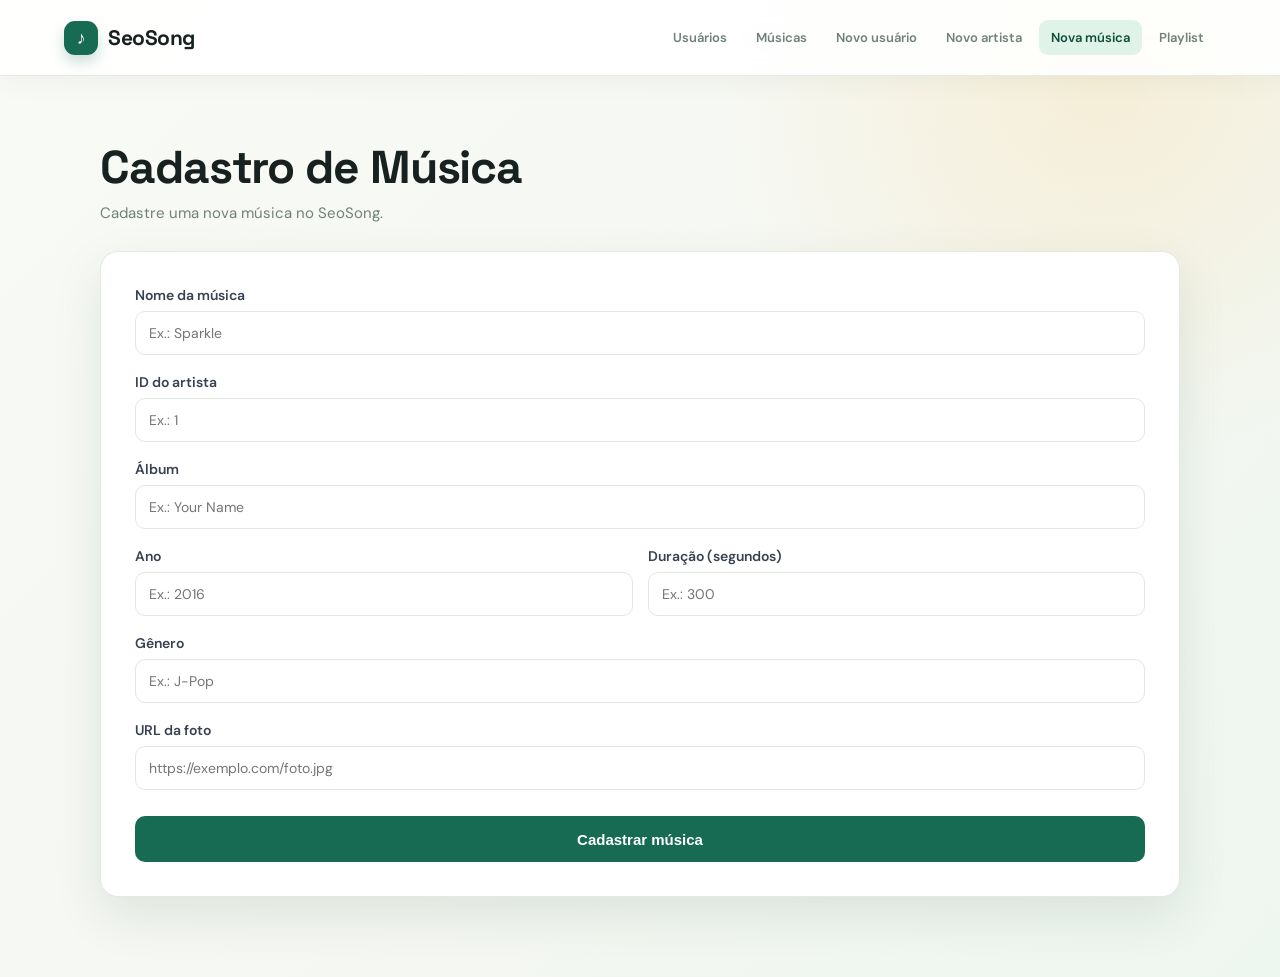
<file: seosong/src/main/resources/static/cadastro-musica.html>
<!DOCTYPE html>
<html lang="pt-BR">
<head>
    <meta charset="UTF-8">
    <meta name="viewport" content="width=device-width, initial-scale=1.0">
    <title>Cadastro de Música - SeoSong</title>

    <style>
        * { box-sizing: border-box; }

        body {
            margin: 0;
            min-height: 100vh;
            display: flex;
            justify-content: center;
            align-items: center;
            padding: 30px 15px;
            font-family: Arial, Helvetica, sans-serif;
            background: #f4f5f7;
            color: #1f2937;
        }

        .container { width: 100%; max-width: 600px; }

        .header { margin-bottom: 24px; }

        .header h1 {
            margin: 0;
            font-size: 30px;
            font-weight: 700;
            color: #111827;
        }

        .header p {
            margin: 7px 0 0;
            color: #6b7280;
            font-size: 15px;
        }

        .card {
            background: white;
            padding: 32px;
            border-radius: 16px;
            box-shadow:
                0 4px 6px rgba(0,0,0,.03),
                0 10px 30px rgba(0,0,0,.06);
        }

        .form-group { margin-bottom: 18px; }

        label {
            display: block;
            margin-bottom: 7px;
            font-size: 14px;
            font-weight: 600;
            color: #374151;
        }

        input {
            width: 100%;
            height: 44px;
            padding: 0 13px;
            border: 1px solid #d1d5db;
            border-radius: 8px;
            outline: none;
            font-size: 14px;
            background: white;
        }

        input:focus {
            border-color: #111827;
            box-shadow: 0 0 0 3px rgba(17,24,39,.08);
        }

        .row {
            display: grid;
            grid-template-columns: 1fr 1fr;
            gap: 15px;
        }

        button {
            width: 100%;
            height: 46px;
            margin-top: 8px;
            border: none;
            border-radius: 8px;
            background: #111827;
            color: white;
            font-size: 15px;
            font-weight: 600;
            cursor: pointer;
        }

        button:hover { background: #374151; }
        button:disabled { background: #9ca3af; cursor: not-allowed; }

        #message {
            margin: 18px 0 0;
            padding: 12px 14px;
            border-radius: 8px;
            font-size: 14px;
            text-align: center;
            display: none;
        }

        #message.success {
            display: block;
            background: #ecfdf5;
            color: #047857;
        }

        #message.error {
            display: block;
            background: #fef2f2;
            color: #b91c1c;
        }

        @media (max-width: 550px) {
            .card { padding: 24px 20px; }
            .header h1 { font-size: 26px; }
            .row { grid-template-columns: 1fr; gap: 0; }
        }
    </style>
    <link rel="stylesheet" href="app.css">
    <script src="app-shell.js" defer></script>
</head>

<body>

<div class="container">

    <div class="header">
        <h1>Cadastro de Música</h1>
        <p>Cadastre uma nova música no SeoSong.</p>
    </div>

    <div class="card">

        <form id="songForm">

            <div class="form-group">
                <label for="name">Nome da música</label>
                <input type="text" id="name" placeholder="Ex.: Sparkle" required
                maxlength="255">
            </div>

            <div class="form-group">
                <label for="artistId">ID do artista</label>
                <input type="number" id="artistId" placeholder="Ex.: 1" min="1" required>
            </div>

            <div class="form-group">
                <label for="album">Álbum</label>
                <input type="text" id="album" placeholder="Ex.: Your Name"
                maxlength="255">
            </div>

            <div class="row">

                <div class="form-group">
                    <label for="year">Ano</label>
                    <input type="number" id="year" placeholder="Ex.: 2016">
                </div>

                <div class="form-group">
                    <label for="duration">Duração (segundos)</label>
                    <input type="number" id="duration" placeholder="Ex.: 300">
                </div>

            </div>

            <div class="form-group">
                <label for="genre">Gênero</label>
                <input type="text" id="genre" placeholder="Ex.: J-Pop">
            </div>

            <div class="form-group">
                <label for="photo">URL da foto</label>
                <input type="url" id="photo" placeholder="https://exemplo.com/foto.jpg"
                maxlength="255">
            </div>

            <button type="submit" id="submitButton">
                Cadastrar música
            </button>

        </form>

        <p id="message"></p>

    </div>

</div>

<script>
    const form = document.getElementById("songForm");
    const message = document.getElementById("message");
    const submitButton = document.getElementById("submitButton");

    form.addEventListener("submit", async function(event) {

        event.preventDefault();

        submitButton.disabled = true;
        submitButton.textContent = "Cadastrando...";

        const song = {
            name: document.getElementById("name").value,
            artist: {
                id: Number(document.getElementById("artistId").value)
            },
            album: document.getElementById("album").value,
            year: Number(document.getElementById("year").value) || 0,
            duration: Number(document.getElementById("duration").value) || 0,
            genre: document.getElementById("genre").value,
            photo: document.getElementById("photo").value
        };

        try {

            const response = await fetch(
                "http://localhost:8081/songs",
                {
                    method: "POST",
                    headers: {
                        "Content-Type": "application/json"
                    },
                    body: JSON.stringify(song)
                }
            );

            if (response.ok) {

                const savedSong = await response.json();

                message.className = "success";
                message.textContent =
                    "✓ Música cadastrada com sucesso! ID: " + savedSong.id;

                form.reset();

            } else {

                const errorText = await response.text();

                message.className = "error";
                message.textContent =
                    "Não foi possível cadastrar a música.";

                console.error(errorText);
            }

        } catch (error) {

            console.error(error);

            message.className = "error";
            message.textContent =
                "Erro ao conectar com o servidor.";

        }

        submitButton.disabled = false;
        submitButton.textContent = "Cadastrar música";
    });
</script>

</body>
</html>
</file>
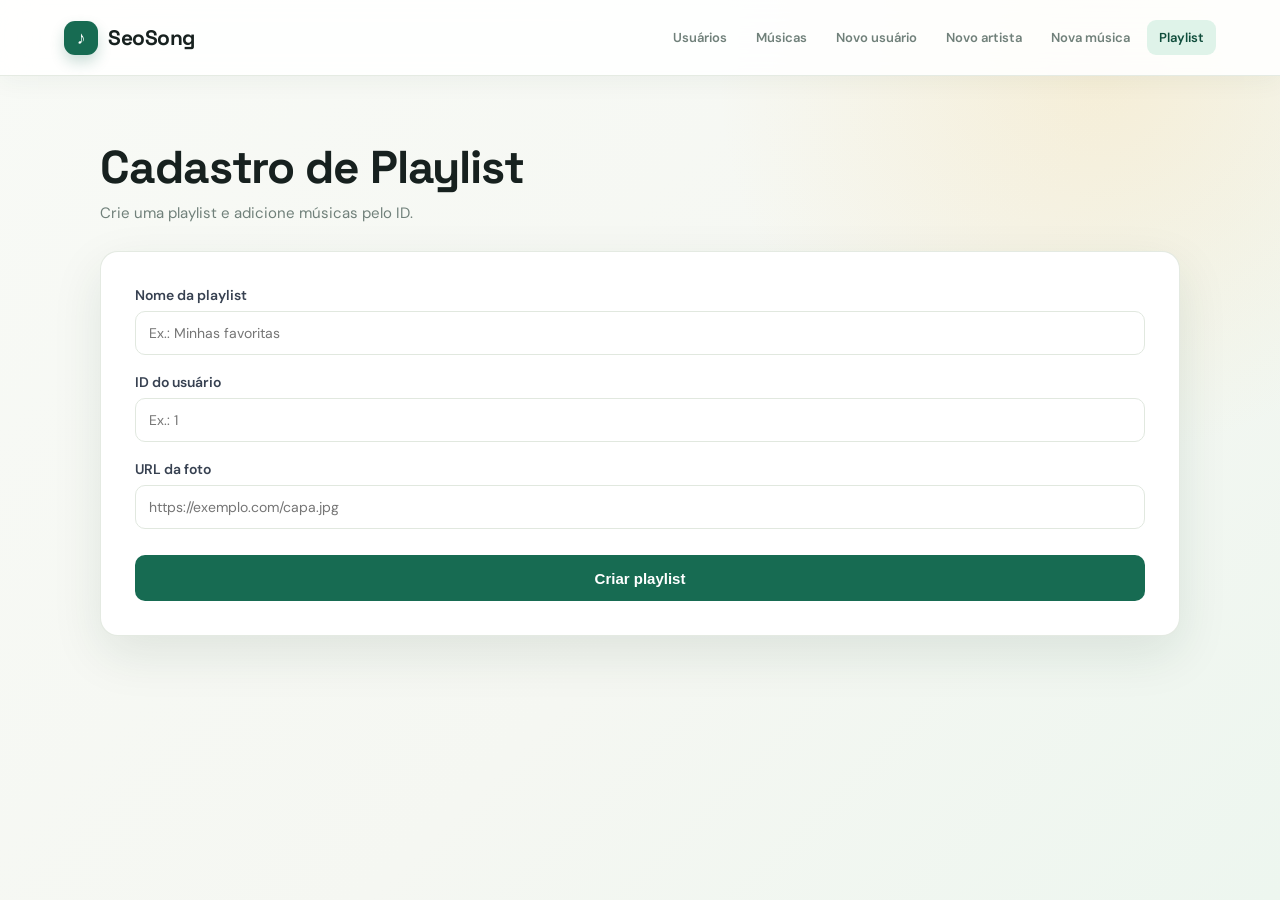
<file: seosong/src/main/resources/static/cadastro-playlist.html>
<!DOCTYPE html>
<html lang="pt-BR">
<head>
    <meta charset="UTF-8">
    <meta name="viewport" content="width=device-width, initial-scale=1.0">
    <title>Cadastro de Playlist - SeoSong</title>

    <style>
        * { box-sizing: border-box; }

        body {
            margin: 0;
            min-height: 100vh;
            display: flex;
            justify-content: center;
            align-items: center;
            padding: 30px 15px;
            font-family: Arial, Helvetica, sans-serif;
            background: #f4f5f7;
            color: #1f2937;
        }

        .container { width: 100%; max-width: 600px; }

        .header { margin-bottom: 24px; }

        .header h1 {
            margin: 0;
            font-size: 30px;
            font-weight: 700;
            color: #111827;
        }

        .header p {
            margin: 7px 0 0;
            color: #6b7280;
            font-size: 15px;
        }

        .card {
            background: white;
            padding: 32px;
            border-radius: 16px;
            box-shadow:
                0 4px 6px rgba(0,0,0,.03),
                0 10px 30px rgba(0,0,0,.06);
        }

        .form-group { margin-bottom: 18px; }

        label {
            display: block;
            margin-bottom: 7px;
            font-size: 14px;
            font-weight: 600;
            color: #374151;
        }

        input {
            width: 100%;
            height: 44px;
            padding: 0 13px;
            border: 1px solid #d1d5db;
            border-radius: 8px;
            outline: none;
            font-size: 14px;
            background: white;
        }

        input:focus {
            border-color: #111827;
            box-shadow: 0 0 0 3px rgba(17,24,39,.08);
        }

        button {
            width: 100%;
            height: 46px;
            margin-top: 8px;
            border: none;
            border-radius: 8px;
            background: #111827;
            color: white;
            font-size: 15px;
            font-weight: 600;
            cursor: pointer;
        }

        button:hover { background: #374151; }
        button:disabled { background: #9ca3af; cursor: not-allowed; }

        .secondary {
            background: #e5e7eb;
            color: #111827;
        }

        .secondary:hover { background: #d1d5db; }

        .add-row {
            display: grid;
            grid-template-columns: 1fr auto;
            gap: 10px;
            align-items: end;
        }

        .add-row button {
            width: auto;
            min-width: 130px;
            margin-top: 0;
        }

        .songs {
            margin-top: 20px;
            padding-top: 20px;
            border-top: 1px solid #e5e7eb;
        }

        .songs h2 {
            margin: 0 0 12px;
            font-size: 17px;
            color: #111827;
        }

        .song-item {
            display: flex;
            justify-content: space-between;
            align-items: center;
            gap: 10px;
            padding: 10px 12px;
            margin-bottom: 8px;
            border: 1px solid #e5e7eb;
            border-radius: 8px;
            background: #f9fafb;
            font-size: 14px;
        }

        .song-item button {
            width: auto;
            height: 34px;
            margin: 0;
            padding: 0 12px;
            font-size: 13px;
        }

        #addSongSection {
            display: none;
            margin-top: 24px;
        }

        #message {
            margin: 18px 0 0;
            padding: 12px 14px;
            border-radius: 8px;
            font-size: 14px;
            text-align: center;
            display: none;
        }

        #message.success {
            display: block;
            background: #ecfdf5;
            color: #047857;
        }

        #message.error {
            display: block;
            background: #fef2f2;
            color: #b91c1c;
        }

        .info {
            margin-top: 12px;
            font-size: 13px;
            color: #6b7280;
        }

        @media (max-width: 550px) {
            .card { padding: 24px 20px; }
            .header h1 { font-size: 26px; }
            .add-row { grid-template-columns: 1fr; }
            .add-row button { width: 100%; }
        }
    </style>
    <link rel="stylesheet" href="app.css">
    <script src="app-shell.js" defer></script>
</head>

<body>

<div class="container">

    <div class="header">
        <h1>Cadastro de Playlist</h1>
        <p>Crie uma playlist e adicione músicas pelo ID.</p>
    </div>

    <div class="card">

        <form id="playlistForm">

            <div class="form-group">
                <label for="name">Nome da playlist</label>
                <input type="text" id="name" placeholder="Ex.: Minhas favoritas" required>
            </div>

            <div class="form-group">
                <label for="userId">ID do usuário</label>
                <input type="number" id="userId" placeholder="Ex.: 1" min="1" required>
            </div>

            <div class="form-group">
                <label for="photo">URL da foto</label>
                <input type="url" id="photo" placeholder="https://exemplo.com/capa.jpg">
            </div>

            <button type="submit" id="createButton">
                Criar playlist
            </button>

        </form>

        <div id="addSongSection">

            <div class="songs">

                <h2>Adicionar músicas</h2>

                <div class="add-row">

                    <div class="form-group" style="margin-bottom: 0;">
                        <label for="songId">ID da música</label>
                        <input type="number" id="songId" placeholder="Ex.: 5" min="1">
                    </div>

                    <button type="button" id="addButton">
                        + Adicionar
                    </button>

                </div>

                <p class="info">
                    A música precisa estar cadastrada no sistema.
                </p>

                <div id="songList"></div>

            </div>

        </div>

        <p id="message"></p>

    </div>

</div>

<script>
    const playlistForm = document.getElementById("playlistForm");
    const createButton = document.getElementById("createButton");
    const addButton = document.getElementById("addButton");
    const addSongSection = document.getElementById("addSongSection");
    const songList = document.getElementById("songList");
    const message = document.getElementById("message");

    let playlistId = null;

    playlistForm.addEventListener("submit", async function(event) {

        event.preventDefault();

        createButton.disabled = true;
        createButton.textContent = "Criando...";

        const playlist = {
            name: document.getElementById("name").value,
            user: {
                id: Number(document.getElementById("userId").value)
            },
            photo: document.getElementById("photo").value
        };

        try {

            const response = await fetch(
                "http://localhost:8081/playlists",
                {
                    method: "POST",
                    headers: {
                        "Content-Type": "application/json"
                    },
                    body: JSON.stringify(playlist)
                }
            );

            if (!response.ok) {
                throw new Error("Erro ao criar playlist.");
            }

            const savedPlaylist = await response.json();

            playlistId = savedPlaylist.id;

            message.className = "success";
            message.textContent =
                "✓ Playlist criada com sucesso! ID: " + playlistId;

            addSongSection.style.display = "block";

            createButton.disabled = true;
            createButton.textContent = "Playlist criada";

        } catch (error) {

            console.error(error);

            message.className = "error";
            message.textContent =
                "Não foi possível criar a playlist.";

            createButton.disabled = false;
            createButton.textContent = "Criar playlist";
        }
    });


    addButton.addEventListener("click", async function() {

        const songIdInput = document.getElementById("songId");
        const songId = Number(songIdInput.value);

        if (!songId || !playlistId) {
            return;
        }

        addButton.disabled = true;
        addButton.textContent = "Adicionando...";

        try {

            const response = await fetch(
                "http://localhost:8081/playlists/"
                + playlistId
                + "/songs/"
                + songId,
                {
                    method: "POST"
                }
            );

            if (!response.ok) {
                throw new Error("Erro ao adicionar música.");
            }

            const playlist = await response.json();

            message.className = "success";
            message.textContent =
                "✓ Música " + songId + " adicionada à playlist!";

            const item = document.createElement("div");
            item.className = "song-item";

            item.innerHTML =
                "<span>🎵 Música ID: " + songId + "</span>" +
                "<button type='button' class='secondary' " +
                "onclick='removerMusica(" + songId + ", this)'>" +
                "Remover</button>";

            songList.appendChild(item);

            songIdInput.value = "";

        } catch (error) {

            console.error(error);

            message.className = "error";
            message.textContent =
                "Não foi possível adicionar a música.";

        }

        addButton.disabled = false;
        addButton.textContent = "+ Adicionar";
    });


    async function removerMusica(songId, button) {

        button.disabled = true;
        button.textContent = "Removendo...";

        try {

            const response = await fetch(
                "http://localhost:8081/playlists/"
                + playlistId
                + "/songs/"
                + songId,
                {
                    method: "DELETE"
                }
            );

            if (!response.ok) {
                throw new Error("Erro ao remover música.");
            }

            button.parentElement.remove();

            message.className = "success";
            message.textContent =
                "✓ Música removida da playlist.";

        } catch (error) {

            console.error(error);

            message.className = "error";
            message.textContent =
                "Não foi possível remover a música.";

            button.disabled = false;
            button.textContent = "Remover";
        }
    }
</script>

</body>
</html>
</file>
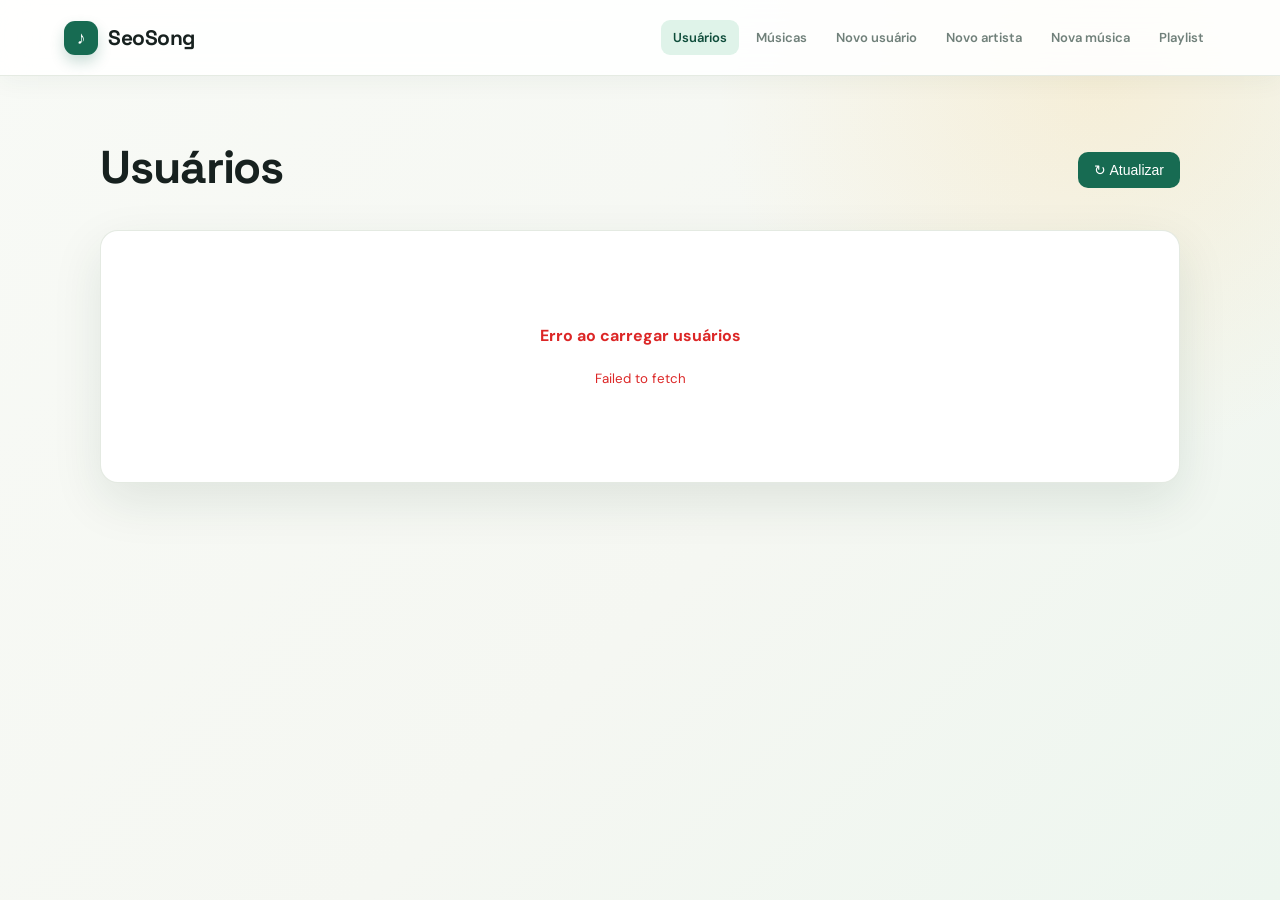
<file: seosong/src/main/resources/static/listar.html>
<!DOCTYPE html>
<html lang="pt-BR">
<head>
    <meta charset="UTF-8">
    <meta name="viewport" content="width=device-width, initial-scale=1.0">

    <title>Usuários</title>

    <style>
        * {
            box-sizing: border-box;
        }

        body {
            margin: 0;
            font-family: Arial, Helvetica, sans-serif;
            background: #f4f5f7;
            color: #1f2937;
        }

        .container {
            max-width: 1100px;
            margin: 0 auto;
            padding: 40px 24px;
        }

        .header {
            display: flex;
            justify-content: space-between;
            align-items: center;
            margin-bottom: 28px;
        }

        .title h1 {
            margin: 0;
            font-size: 30px;
        }

        .title p {
            margin: 6px 0 0;
            color: #6b7280;
        }

        button {
            border: 0;
            border-radius: 8px;
            padding: 10px 16px;
            background: #111827;
            color: white;
            cursor: pointer;
            font-size: 14px;
        }

        button:hover {
            background: #374151;
        }

        .card {
            background: white;
            border-radius: 14px;
            box-shadow: 0 3px 15px rgba(0, 0, 0, 0.06);
            overflow: hidden;
        }

        table {
            width: 100%;
            border-collapse: collapse;
        }

        th {
            padding: 15px 20px;
            text-align: left;
            font-size: 12px;
            text-transform: uppercase;
            color: #6b7280;
            background: #f9fafb;
        }

        td {
            padding: 15px 20px;
            border-top: 1px solid #eeeeee;
            font-size: 14px;
        }

        tr:hover td {
            background: #fafafa;
        }

        .user {
            display: flex;
            align-items: center;
            gap: 12px;
        }

        .avatar {
            width: 44px;
            height: 44px;
            border-radius: 50%;
            object-fit: cover;
            background: #e5e7eb;
        }

        .user-name {
            font-weight: 600;
            color: #111827;
        }

        .user-email {
            margin-top: 3px;
            color: #6b7280;
            font-size: 13px;
        }

        .id {
            color: #6b7280;
            font-weight: 600;
        }

        .date,
        .cep {
            color: #4b5563;
        }

        /* BOTÃO PERFIL */

        .profile-button {
            display: inline-block;

            padding: 8px 12px;

            border-radius: 7px;

            background: #111827;
            color: white;

            text-decoration: none;

            font-size: 13px;
            font-weight: 600;

            transition: background 0.2s;
        }

        .profile-button:hover {
            background: #374151;
        }

        .loading,
        .empty,
        .error {
            padding: 60px 20px;
            text-align: center;
        }

        .loading {
            color: #6b7280;
        }

        .empty {
            color: #6b7280;
        }

        .error {
            color: #dc2626;
        }

        @media (max-width: 800px) {

            .container {
                padding: 25px 12px;
            }

            .header {
                align-items: flex-start;
                gap: 15px;
            }

            th,
            td {
                padding: 12px;
            }

            .hide-mobile {
                display: none;
            }
        }
    </style>
    <link rel="stylesheet" href="app.css">
    <script src="app-shell.js" defer></script>
</head>

<body>

<div class="container">

    <div class="header">

        <div class="title">
            <h1>Usuários</h1>
            <p id="counter">Carregando...</p>
        </div>

        <button onclick="loadUsers()">
            ↻ Atualizar
        </button>

    </div>

    <div class="card">

        <div id="content" class="loading">
            Carregando usuários...
        </div>

    </div>

</div>


<script>

    const API_URL = "http://localhost:8081/users";


    async function loadUsers() {

        const content = document.getElementById("content");
        const counter = document.getElementById("counter");

        content.className = "loading";
        content.innerHTML = "Carregando usuários...";


        try {

            const response = await fetch(API_URL);


            if (!response.ok) {
                throw new Error(`HTTP ${response.status}`);
            }


            const users = await response.json();


            renderUsers(users);


            counter.innerText =
                `${users.length} usuário${users.length !== 1 ? "s" : ""} cadastrado${users.length !== 1 ? "s" : ""}`;


        } catch (error) {

            console.error(error);

            counter.innerText = "";

            content.className = "error";

            content.innerHTML = `
                <strong>Erro ao carregar usuários</strong>
                <br><br>
                <small>${error.message}</small>
            `;
        }
    }


    function formatDate(dateString) {

        if (!dateString) {
            return "-";
        }

        const date = new Date(dateString);

        return date.toLocaleDateString("pt-BR");
    }


    function renderUsers(users) {

        const content = document.getElementById("content");


        if (!users || users.length === 0) {

            content.className = "empty";

            content.innerHTML =
                "Nenhum usuário cadastrado.";

            return;
        }


        const rows = users.map(user => {

            const name = user.name || "Sem nome";

            const email = user.email || "-";

            const photo =
                user.photo ||
                "https://ui-avatars.com/api/?name=" +
                encodeURIComponent(name);


            return `
                <tr>

                    <td>
                        <span class="id">
                            #${user.id}
                        </span>
                    </td>


                    <td>

                        <div class="user">

                            <img
                                class="avatar"
                                src="${photo}"
                                alt="${name}"
                                onerror="this.src='https://ui-avatars.com/api/?name=${encodeURIComponent(name)}'"
                            >

                            <div>

                                <div class="user-name">
                                    ${name}
                                </div>

                                <div class="user-email">
                                    ${email}
                                </div>

                            </div>

                        </div>

                    </td>


                    <td class="date hide-mobile">
                        ${formatDate(user.birthDate)}
                    </td>


                    <td class="cep hide-mobile">
                        ${user.cep || "-"}
                    </td>


                    <td>

                        <a
                            class="profile-button"
                            href="profile.html?id=${user.id}"
                        >
                            Visualizar perfil
                        </a>

                    </td>

                </tr>
            `;

        }).join("");


        content.className = "";

        content.innerHTML = `

            <table>

                <thead>

                    <tr>

                        <th>ID</th>

                        <th>Usuário</th>

                        <th class="hide-mobile">
                            Nascimento
                        </th>

                        <th class="hide-mobile">
                            CEP
                        </th>

                        <th>
                            Ações
                        </th>

                    </tr>

                </thead>

                <tbody>
                    ${rows}
                </tbody>

            </table>

        `;
    }


    loadUsers();

</script>

</body>
</html>
</file>
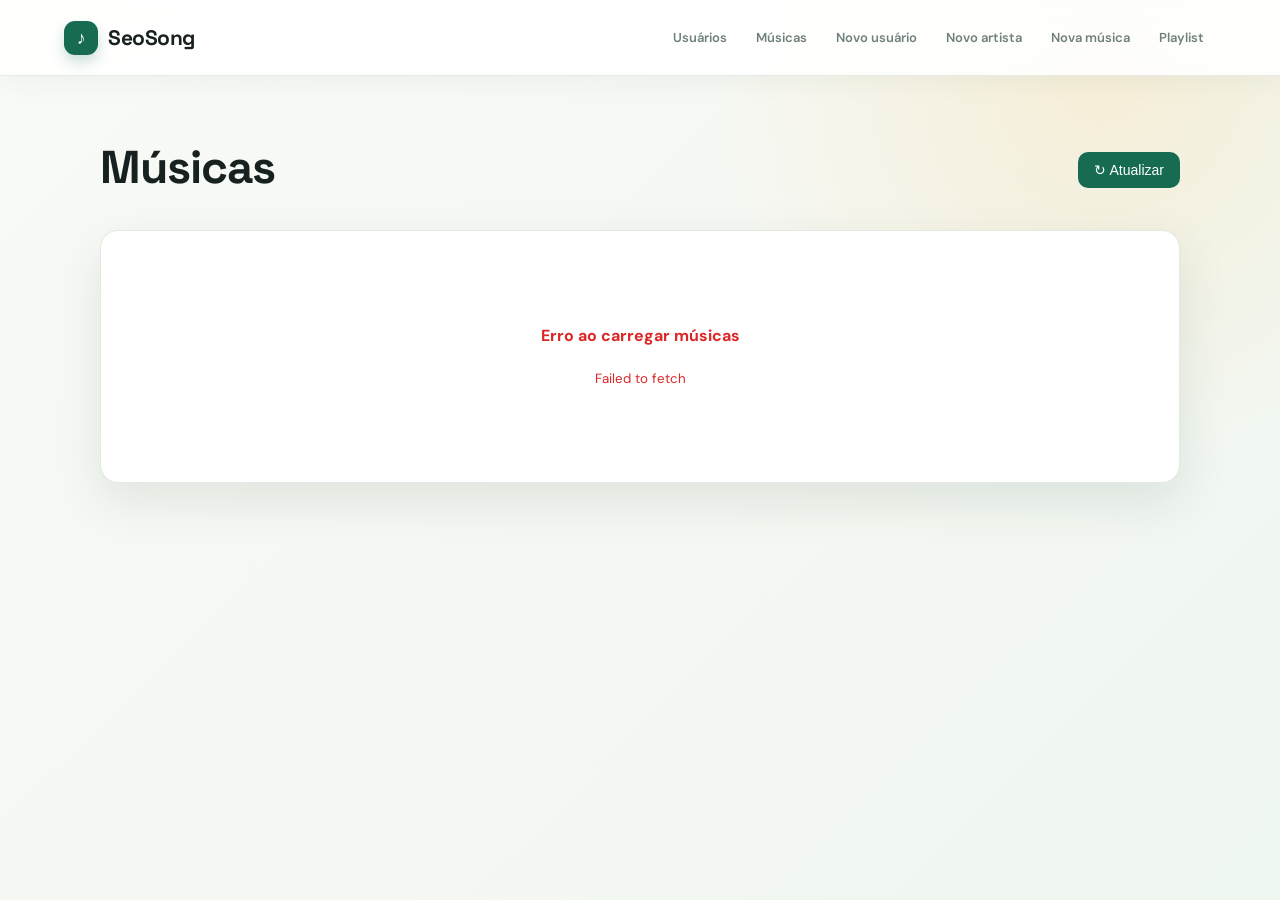
<file: seosong/src/main/resources/static/musica.html>
<!DOCTYPE html>
<html lang="pt-BR">
<head>
    <meta charset="UTF-8">
    <meta name="viewport" content="width=device-width, initial-scale=1.0">
    <title>Músicas - SeoSong</title>

    <style>
        * { box-sizing: border-box; }

        body {
            margin: 0;
            font-family: Arial, Helvetica, sans-serif;
            background: #f4f5f7;
            color: #1f2937;
        }

        .container { max-width: 1100px; margin: 0 auto; padding: 40px 24px; }

        .header {
            display: flex;
            justify-content: space-between;
            align-items: center;
            margin-bottom: 28px;
        }

        .title h1 { margin: 0; font-size: 30px; }
        .title p { margin: 6px 0 0; color: #6b7280; }

        button {
            border: 0;
            border-radius: 8px;
            padding: 10px 16px;
            background: #111827;
            color: white;
            cursor: pointer;
            font-size: 14px;
        }
        button:hover { background: #374151; }

        .card {
            background: white;
            border-radius: 14px;
            box-shadow: 0 3px 15px rgba(0, 0, 0, 0.06);
            overflow: hidden;
        }

        table { width: 100%; border-collapse: collapse; }

        th {
            padding: 15px 20px;
            text-align: left;
            font-size: 12px;
            text-transform: uppercase;
            color: #6b7280;
            background: #f9fafb;
        }

        td { padding: 15px 20px; border-top: 1px solid #eeeeee; font-size: 14px; }
        tr:hover td { background: #fafafa; }

        .music { display: flex; align-items: center; gap: 12px; }

        .cover {
            width: 44px;
            height: 44px;
            border-radius: 8px;
            object-fit: cover;
            background: #e5e7eb;
        }

        .music-title { font-weight: 600; color: #111827; }
        .music-artist { margin-top: 3px; color: #6b7280; font-size: 13px; }
        .id { color: #6b7280; font-weight: 600; }
        .album, .duration, .genre { color: #4b5563; }

        .loading, .empty, .error { padding: 60px 20px; text-align: center; }
        .loading, .empty { color: #6b7280; }
        .error { color: #dc2626; }

        @media (max-width: 800px) {
            .container { padding: 25px 12px; }
            th, td { padding: 12px; }
            .hide-mobile { display: none; }
        }
    </style>

    <link rel="stylesheet" href="app.css">
    <script src="app-shell.js" defer></script>
</head>

<body>

<div class="container">

    <div class="header">
        <div class="title">
            <h1>Músicas</h1>
            <p id="counter">Carregando...</p>
        </div>

        <button onclick="loadMusics()">↻ Atualizar</button>
    </div>

    <div class="card">
        <div id="content" class="loading">Carregando músicas...</div>
    </div>

</div>

<script>
    const API_URL = "http://localhost:8081/songs";

    function escapeHtml(value) {
        return String(value ?? "").replace(/[&<>"']/g, c => ({
            "&": "&amp;", "<": "&lt;", ">": "&gt;", '"': "&quot;", "'": "&#39;"
        }[c]));
    }

    function formatDuration(seconds) {
        if (seconds == null || isNaN(seconds) || seconds <= 0) return "-";
        const m = Math.floor(seconds / 60);
        const s = String(Math.floor(seconds % 60)).padStart(2, "0");
        return `${m}:${s}`;
    }

    async function loadMusics() {
        const content = document.getElementById("content");
        const counter = document.getElementById("counter");

        content.className = "loading";
        content.innerHTML = "Carregando músicas...";

        try {
            const response = await fetch(API_URL);

            if (!response.ok) {
                throw new Error(`HTTP ${response.status}`);
            }

            const musics = await response.json();

            renderMusics(musics);

            counter.innerText =
                `${musics.length} música${musics.length !== 1 ? "s" : ""} cadastrada${musics.length !== 1 ? "s" : ""}`;

        } catch (error) {
            console.error(error);
            counter.innerText = "";
            content.className = "error";
            content.innerHTML = `
                <strong>Erro ao carregar músicas</strong>
                <br><br>
                <small>${escapeHtml(error.message)}</small>
            `;
        }
    }

    function renderMusics(musics) {
        const content = document.getElementById("content");

        if (!musics || musics.length === 0) {
            content.className = "empty";
            content.innerHTML = "Nenhuma música cadastrada.";
            return;
        }

        const rows = musics.map(music => {
            const title = music.name || "Sem título";
            // artist vem como objeto (Artist) no JSON, então pegamos o nome dele
            const artist = (music.artist && music.artist.name) || "-";
            const album = music.album || "-";
            const genre = music.genre || "-";
            const fallback = "https://ui-avatars.com/api/?name=" + encodeURIComponent(title);
            const cover = music.photo || fallback;

            return `
                <tr>
                    <td><span class="id">#${escapeHtml(music.id)}</span></td>

                    <td>
                        <div class="music">
                            <img
                                class="cover"
                                src="${escapeHtml(cover)}"
                                alt="${escapeHtml(title)}"
                                onerror="this.onerror=null;this.src='${fallback}'"
                            >
                            <div>
                                <div class="music-title">${escapeHtml(title)}</div>
                                <div class="music-artist">${escapeHtml(artist)}</div>
                            </div>
                        </div>
                    </td>

                    <td class="album hide-mobile">${escapeHtml(album)}</td>
                    <td class="genre hide-mobile">${escapeHtml(genre)}</td>
                    <td class="duration hide-mobile">${formatDuration(music.duration)}</td>
                </tr>
            `;
        }).join("");

        content.className = "";
        content.innerHTML = `
            <table>
                <thead>
                    <tr>
                        <th>ID</th>
                        <th>Música</th>
                        <th class="hide-mobile">Álbum</th>
                        <th class="hide-mobile">Gênero</th>
                        <th class="hide-mobile">Duração</th>
                    </tr>
                </thead>
                <tbody>${rows}</tbody>
            </table>
        `;
    }

    loadMusics();
</script>

</body>
</html>
</file>
<file: seosong/target/classes/static/app.css>
@import url('https://fonts.googleapis.com/css2?family=DM+Sans:wght@400;500;600;700&family=Space+Grotesk:wght@500;600;700&display=swap');

:root {
    --ink: #17211f;
    --muted: #70807a;
    --paper: #f5f7f2;
    --surface: #ffffff;
    --line: #e1e8df;
    --green: #176b52;
    --green-dark: #0f4d3b;
    --mint: #dff3e9;
    --yellow: #f5c96b;
    --shadow: 0 18px 50px rgba(23, 54, 42, .10);
}

html { background: var(--paper); }

body.app-body {
    display: block;
    min-height: 100vh;
    padding: 0;
    background:
        radial-gradient(circle at 86% 8%, rgba(245, 201, 107, .20), transparent 24rem),
        linear-gradient(135deg, #f8faf6 0%, var(--paper) 58%, #edf6ef 100%);
    color: var(--ink);
    font-family: 'DM Sans', sans-serif;
}

body.app-body::before {
    content: '';
    position: fixed;
    z-index: -1;
    inset: auto -8rem -10rem auto;
    width: 24rem;
    height: 24rem;
    border: 1px solid rgba(23, 107, 82, .10);
    border-radius: 50%;
}

.app-nav {
    position: sticky;
    top: 0;
    z-index: 10;
    display: flex;
    align-items: center;
    gap: 28px;
    min-height: 76px;
    padding: 0 5vw;
    background: rgba(255, 255, 255, .88);
    border-bottom: 1px solid rgba(225, 232, 223, .85);
    box-shadow: 0 5px 24px rgba(33, 69, 52, .05);
    backdrop-filter: blur(16px);
}

.brand {
    display: flex;
    align-items: center;
    gap: 10px;
    flex-shrink: 0;
    color: var(--ink);
    font-family: 'Space Grotesk', sans-serif;
    font-size: 21px;
    font-weight: 700;
    letter-spacing: -.5px;
    text-decoration: none;
}

.brand-mark {
    display: grid;
    place-items: center;
    width: 34px;
    height: 34px;
    border-radius: 11px;
    background: var(--green);
    color: white;
    font-size: 18px;
    box-shadow: 0 7px 14px rgba(23, 107, 82, .22);
}

.app-nav-links {
    display: flex;
    align-items: center;
    gap: 5px;
    margin-left: auto;
}

.app-nav-link {
    padding: 9px 12px;
    border-radius: 9px;
    color: var(--muted);
    font-size: 13px;
    font-weight: 600;
    text-decoration: none;
    transition: .2s ease;
}

.app-nav-link:hover, .app-nav-link.active {
    background: var(--mint);
    color: var(--green-dark);
}

.app-nav-link.primary {
    margin-left: 8px;
    background: var(--green);
    color: #fff;
}

.app-nav-link.primary:hover { background: var(--green-dark); }

body.app-body > .container {
    width: min(1080px, calc(100% - 40px));
    max-width: none;
    margin: 0 auto;
    padding: 62px 0 80px;
}

body.app-body .header { margin-bottom: 28px; }
body.app-body .header h1,
body.app-body .title h1 {
    color: var(--ink);
    font-family: 'Space Grotesk', sans-serif;
    letter-spacing: -1.1px;
}

body.app-body .header h1 { font-size: clamp(30px, 4vw, 46px); }
body.app-body .header p,
body.app-body .title p { color: var(--muted); }

body.app-body .card,
body.app-body .profile-card {
    border: 1px solid rgba(225, 232, 223, .9);
    border-radius: 18px;
    box-shadow: var(--shadow);
}

body.app-body .card { padding: 34px; }
body.app-body input, body.app-body textarea {
    border-color: var(--line);
    border-radius: 10px;
    color: var(--ink);
    font-family: 'DM Sans', sans-serif;
}

body.app-body input:focus, body.app-body textarea:focus {
    border-color: var(--green);
    box-shadow: 0 0 0 3px rgba(23, 107, 82, .12);
}

body.app-body button, body.app-body .profile-button, body.app-body .back-button {
    border-radius: 10px;
    background: var(--green);
    transition: transform .2s ease, background .2s ease, box-shadow .2s ease;
}

body.app-body button:hover, body.app-body .profile-button:hover, body.app-body .back-button:hover {
    background: var(--green-dark);
    box-shadow: 0 7px 15px rgba(23, 107, 82, .18);
}

body.app-body button:active { transform: translateY(1px); }
body.app-body th { background: #f1f7f1; color: var(--muted); }
body.app-body td { border-color: var(--line); }
body.app-body tr:hover td { background: #f8fbf7; }
body.app-body .info-item { border-color: var(--line); background: #f7faf6; }
body.app-body .profile-id { background: var(--mint); color: var(--green-dark); }

.page-kicker {
    display: inline-flex;
    align-items: center;
    gap: 7px;
    margin-bottom: 12px;
    color: var(--green);
    font-size: 11px;
    font-weight: 700;
    letter-spacing: 1.4px;
    text-transform: uppercase;
}

.page-kicker::before {
    content: '';
    width: 22px;
    height: 2px;
    background: var(--yellow);
}

@media (max-width: 700px) {
    .app-nav { gap: 12px; min-height: auto; padding: 14px 20px; align-items: flex-start; flex-wrap: wrap; }
    .app-nav-links { width: 100%; order: 3; overflow-x: auto; margin-left: 0; padding-bottom: 2px; }
    .app-nav-link { white-space: nowrap; padding: 8px 10px; }
    .app-nav-link.primary { margin-left: 0; }
    body.app-body > .container { width: min(100% - 28px, 640px); padding: 38px 0 54px; }
    body.app-body .card { padding: 24px 20px; }
}
</file>
<file: seosong/src/main/resources/static/app.css>
@import url('https://fonts.googleapis.com/css2?family=DM+Sans:wght@400;500;600;700&family=Space+Grotesk:wght@500;600;700&display=swap');

:root {
    --ink: #17211f;
    --muted: #70807a;
    --paper: #f5f7f2;
    --surface: #ffffff;
    --line: #e1e8df;
    --green: #176b52;
    --green-dark: #0f4d3b;
    --mint: #dff3e9;
    --yellow: #f5c96b;
    --shadow: 0 18px 50px rgba(23, 54, 42, .10);
}

html { background: var(--paper); }

body.app-body {
    display: block;
    min-height: 100vh;
    padding: 0;
    background:
        radial-gradient(circle at 86% 8%, rgba(245, 201, 107, .20), transparent 24rem),
        linear-gradient(135deg, #f8faf6 0%, var(--paper) 58%, #edf6ef 100%);
    color: var(--ink);
    font-family: 'DM Sans', sans-serif;
}

body.app-body::before {
    content: '';
    position: fixed;
    z-index: -1;
    inset: auto -8rem -10rem auto;
    width: 24rem;
    height: 24rem;
    border: 1px solid rgba(23, 107, 82, .10);
    border-radius: 50%;
}

.app-nav {
    position: sticky;
    top: 0;
    z-index: 10;
    display: flex;
    align-items: center;
    gap: 28px;
    min-height: 76px;
    padding: 0 5vw;
    background: rgba(255, 255, 255, .88);
    border-bottom: 1px solid rgba(225, 232, 223, .85);
    box-shadow: 0 5px 24px rgba(33, 69, 52, .05);
    backdrop-filter: blur(16px);
}

.brand {
    display: flex;
    align-items: center;
    gap: 10px;
    flex-shrink: 0;
    color: var(--ink);
    font-family: 'Space Grotesk', sans-serif;
    font-size: 21px;
    font-weight: 700;
    letter-spacing: -.5px;
    text-decoration: none;
}

.brand-mark {
    display: grid;
    place-items: center;
    width: 34px;
    height: 34px;
    border-radius: 11px;
    background: var(--green);
    color: white;
    font-size: 18px;
    box-shadow: 0 7px 14px rgba(23, 107, 82, .22);
}

.app-nav-links {
    display: flex;
    align-items: center;
    gap: 5px;
    margin-left: auto;
}

.app-nav-link {
    padding: 9px 12px;
    border-radius: 9px;
    color: var(--muted);
    font-size: 13px;
    font-weight: 600;
    text-decoration: none;
    transition: .2s ease;
}

.app-nav-link:hover, .app-nav-link.active {
    background: var(--mint);
    color: var(--green-dark);
}

.app-nav-link.primary {
    margin-left: 8px;
    background: var(--green);
    color: #fff;
}

.app-nav-link.primary:hover { background: var(--green-dark); }

body.app-body > .container {
    width: min(1080px, calc(100% - 40px));
    max-width: none;
    margin: 0 auto;
    padding: 62px 0 80px;
}

body.app-body .header { margin-bottom: 28px; }
body.app-body .header h1,
body.app-body .title h1 {
    color: var(--ink);
    font-family: 'Space Grotesk', sans-serif;
    letter-spacing: -1.1px;
}

body.app-body .header h1 { font-size: clamp(30px, 4vw, 46px); }
body.app-body .header p,
body.app-body .title p { color: var(--muted); }

body.app-body .card,
body.app-body .profile-card {
    border: 1px solid rgba(225, 232, 223, .9);
    border-radius: 18px;
    box-shadow: var(--shadow);
}

body.app-body .card { padding: 34px; }
body.app-body input, body.app-body textarea {
    border-color: var(--line);
    border-radius: 10px;
    color: var(--ink);
    font-family: 'DM Sans', sans-serif;
}

body.app-body input:focus, body.app-body textarea:focus {
    border-color: var(--green);
    box-shadow: 0 0 0 3px rgba(23, 107, 82, .12);
}

body.app-body button, body.app-body .profile-button, body.app-body .back-button {
    border-radius: 10px;
    background: var(--green);
    transition: transform .2s ease, background .2s ease, box-shadow .2s ease;
}

body.app-body button:hover, body.app-body .profile-button:hover, body.app-body .back-button:hover {
    background: var(--green-dark);
    box-shadow: 0 7px 15px rgba(23, 107, 82, .18);
}

body.app-body button:active { transform: translateY(1px); }
body.app-body th { background: #f1f7f1; color: var(--muted); }
body.app-body td { border-color: var(--line); }
body.app-body tr:hover td { background: #f8fbf7; }
body.app-body .info-item { border-color: var(--line); background: #f7faf6; }
body.app-body .profile-id { background: var(--mint); color: var(--green-dark); }

.page-kicker {
    display: inline-flex;
    align-items: center;
    gap: 7px;
    margin-bottom: 12px;
    color: var(--green);
    font-size: 11px;
    font-weight: 700;
    letter-spacing: 1.4px;
    text-transform: uppercase;
}

.page-kicker::before {
    content: '';
    width: 22px;
    height: 2px;
    background: var(--yellow);
}

@media (max-width: 700px) {
    .app-nav { gap: 12px; min-height: auto; padding: 14px 20px; align-items: flex-start; flex-wrap: wrap; }
    .app-nav-links { width: 100%; order: 3; overflow-x: auto; margin-left: 0; padding-bottom: 2px; }
    .app-nav-link { white-space: nowrap; padding: 8px 10px; }
    .app-nav-link.primary { margin-left: 0; }
    body.app-body > .container { width: min(100% - 28px, 640px); padding: 38px 0 54px; }
    body.app-body .card { padding: 24px 20px; }
}
</file>
